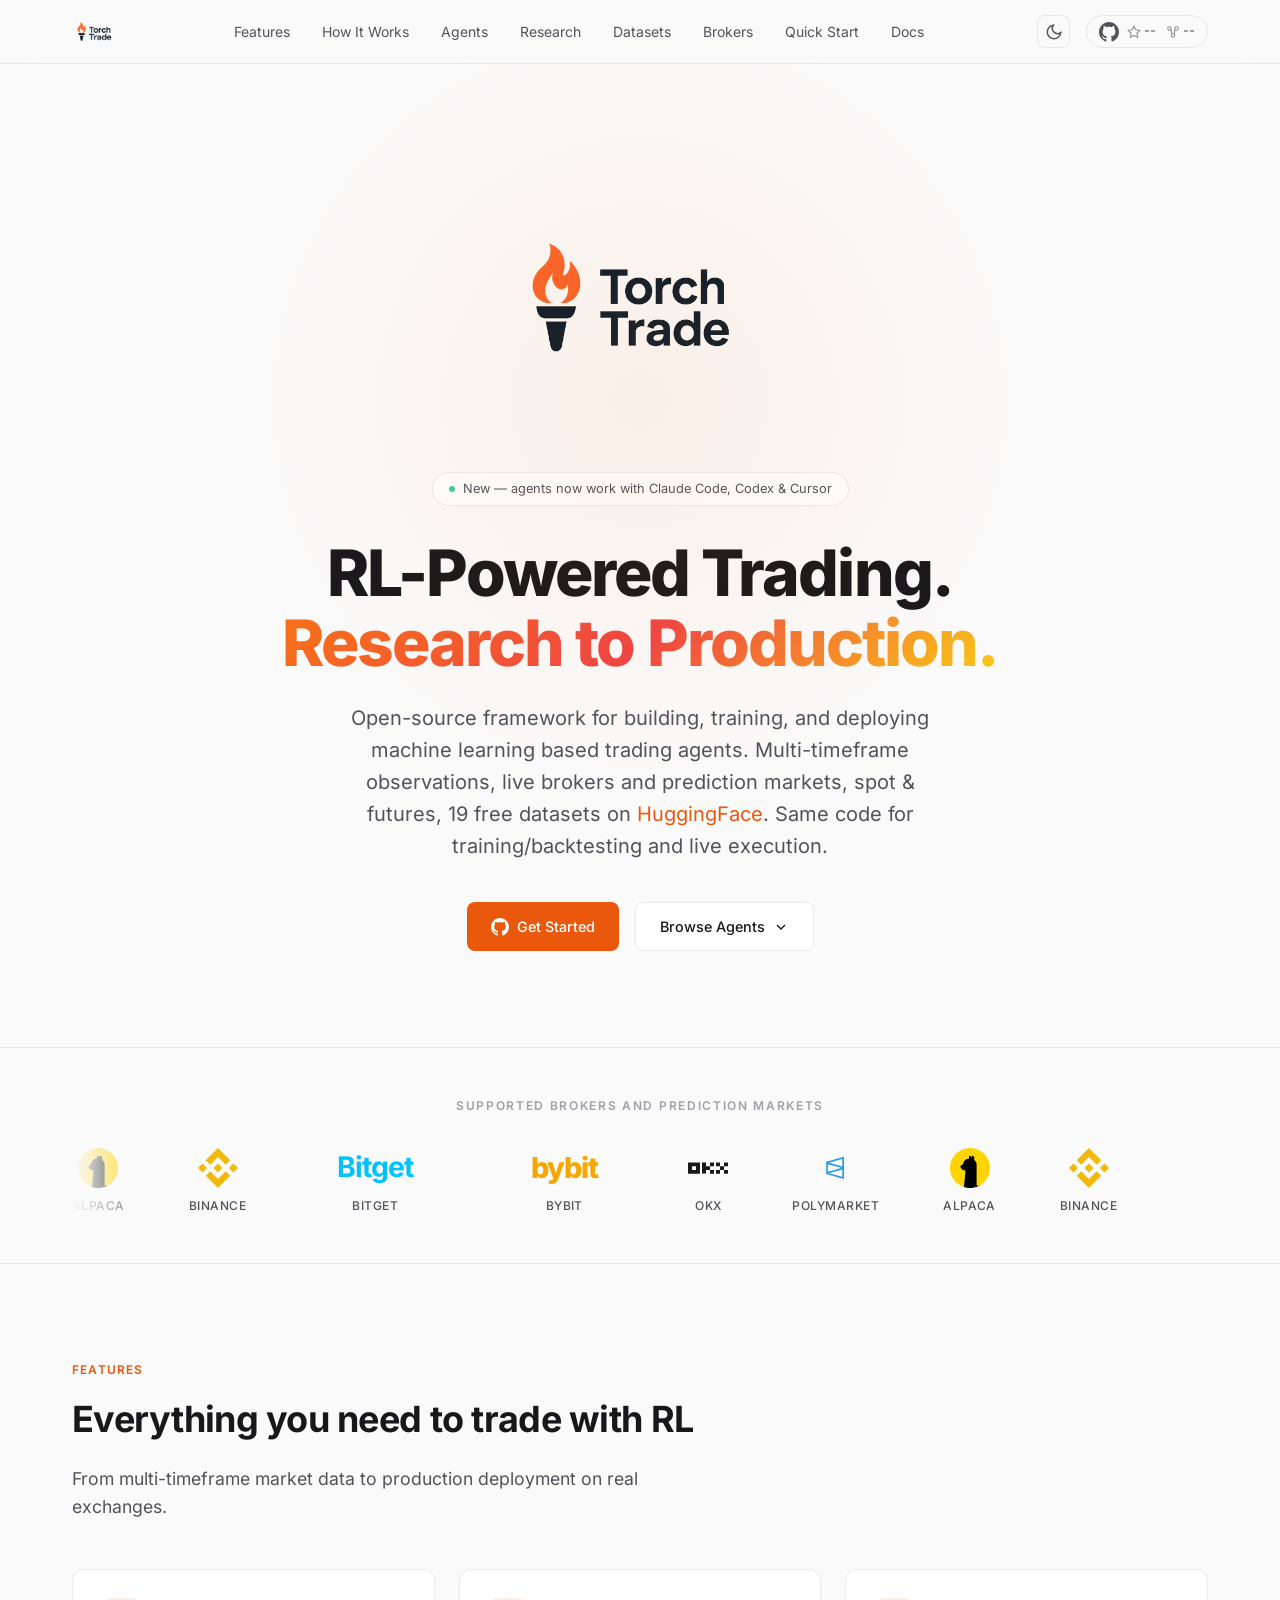
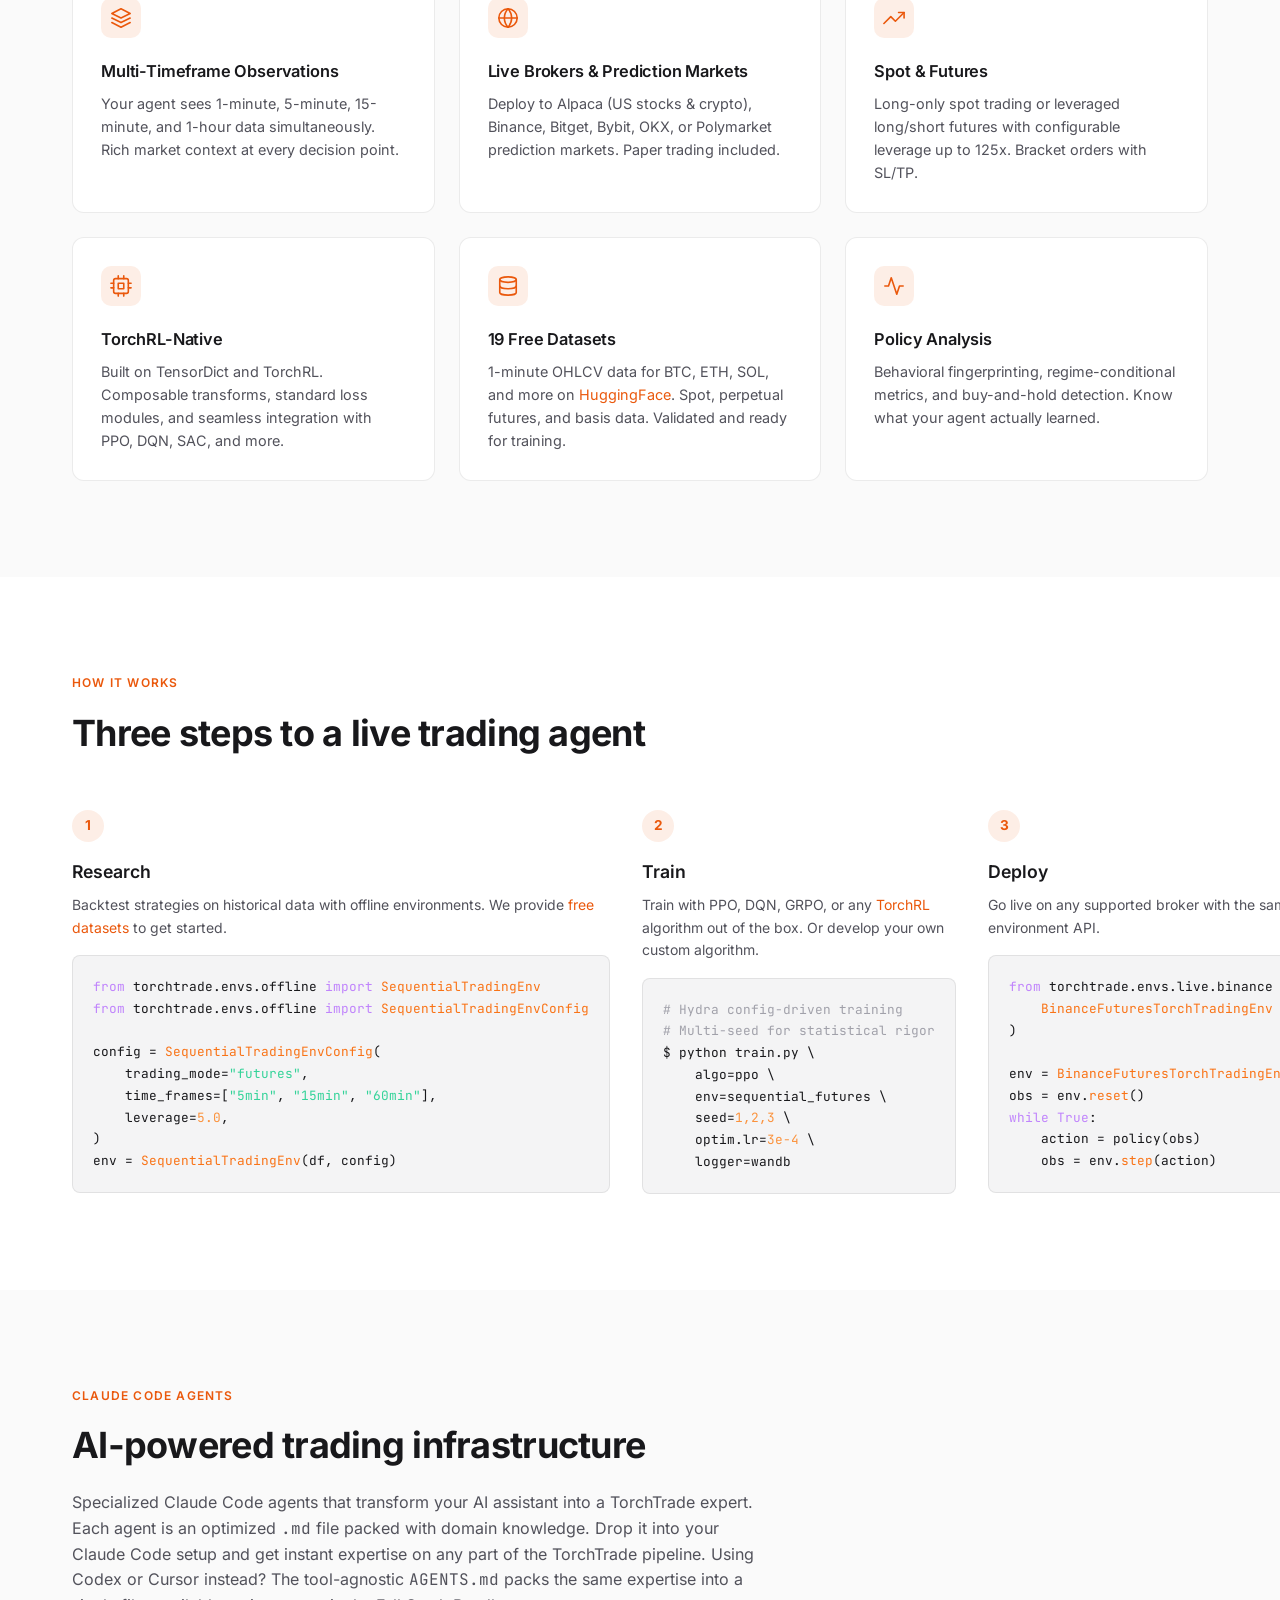
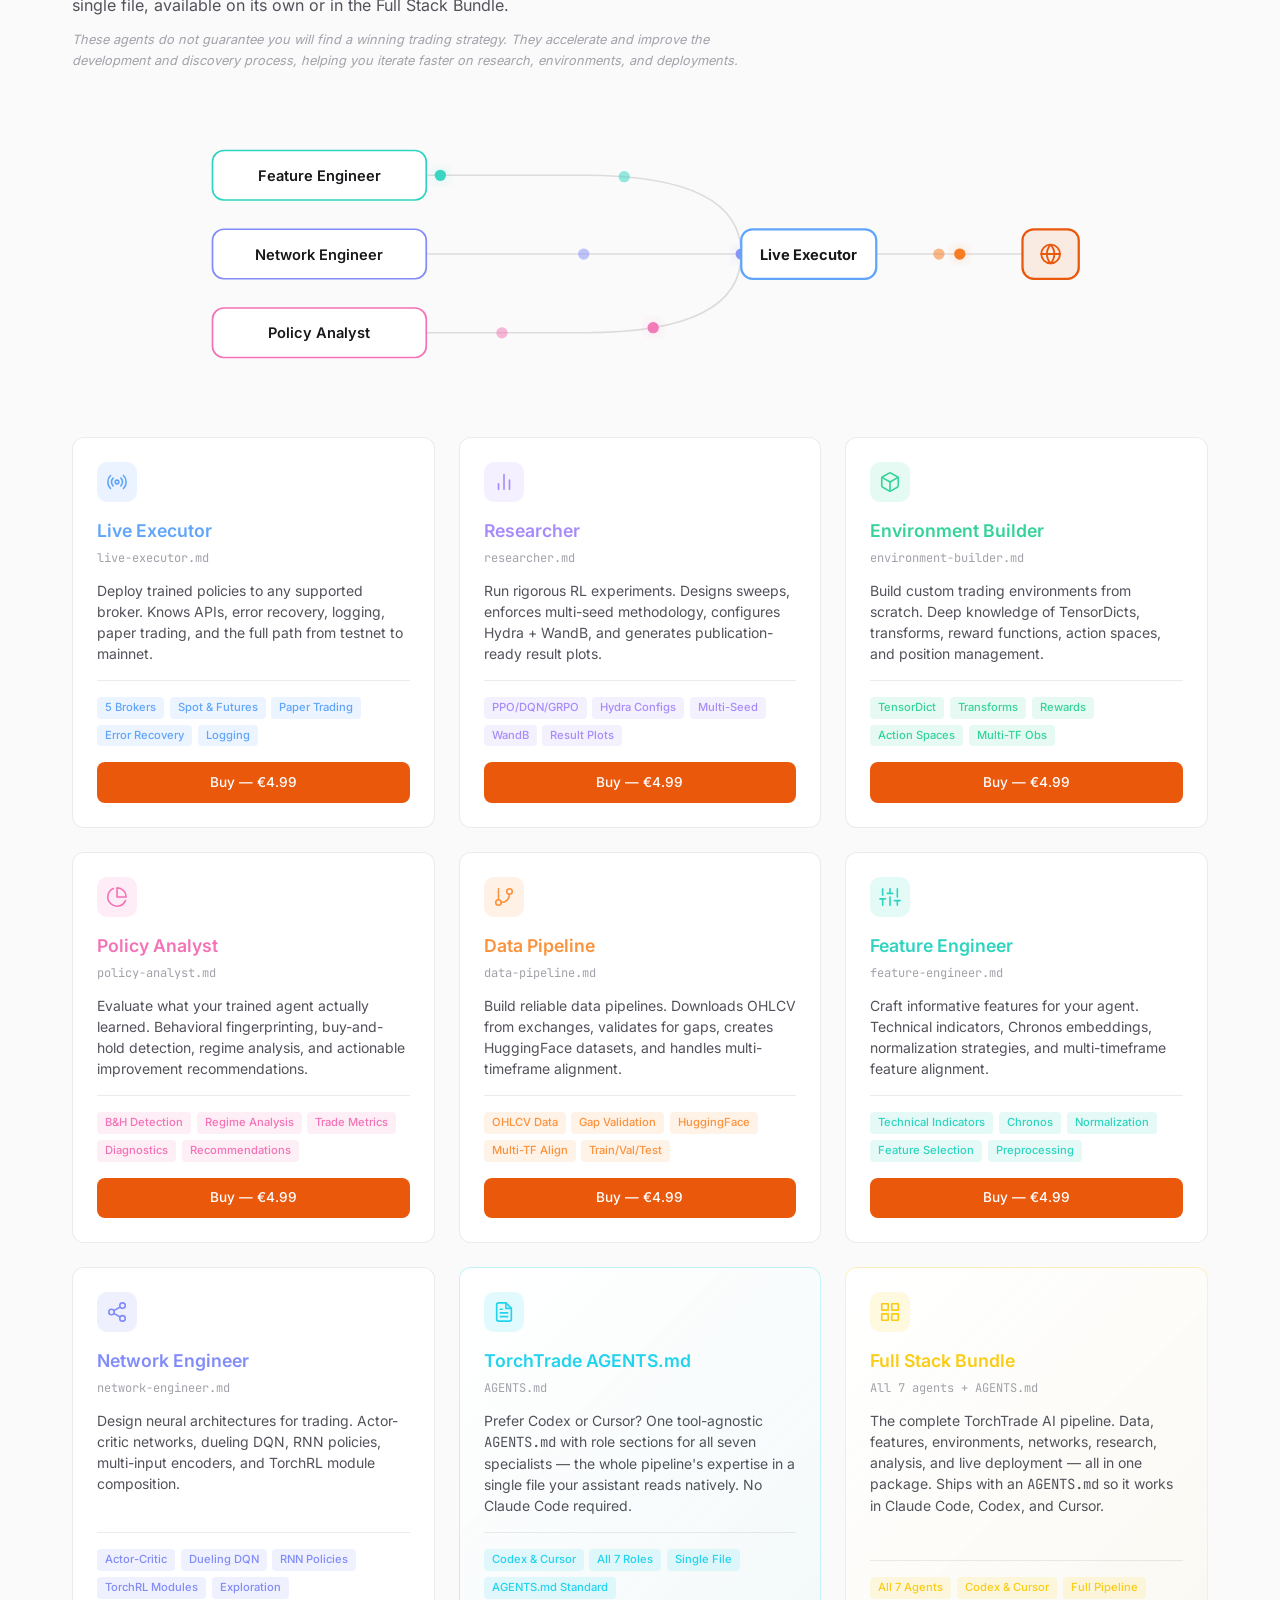
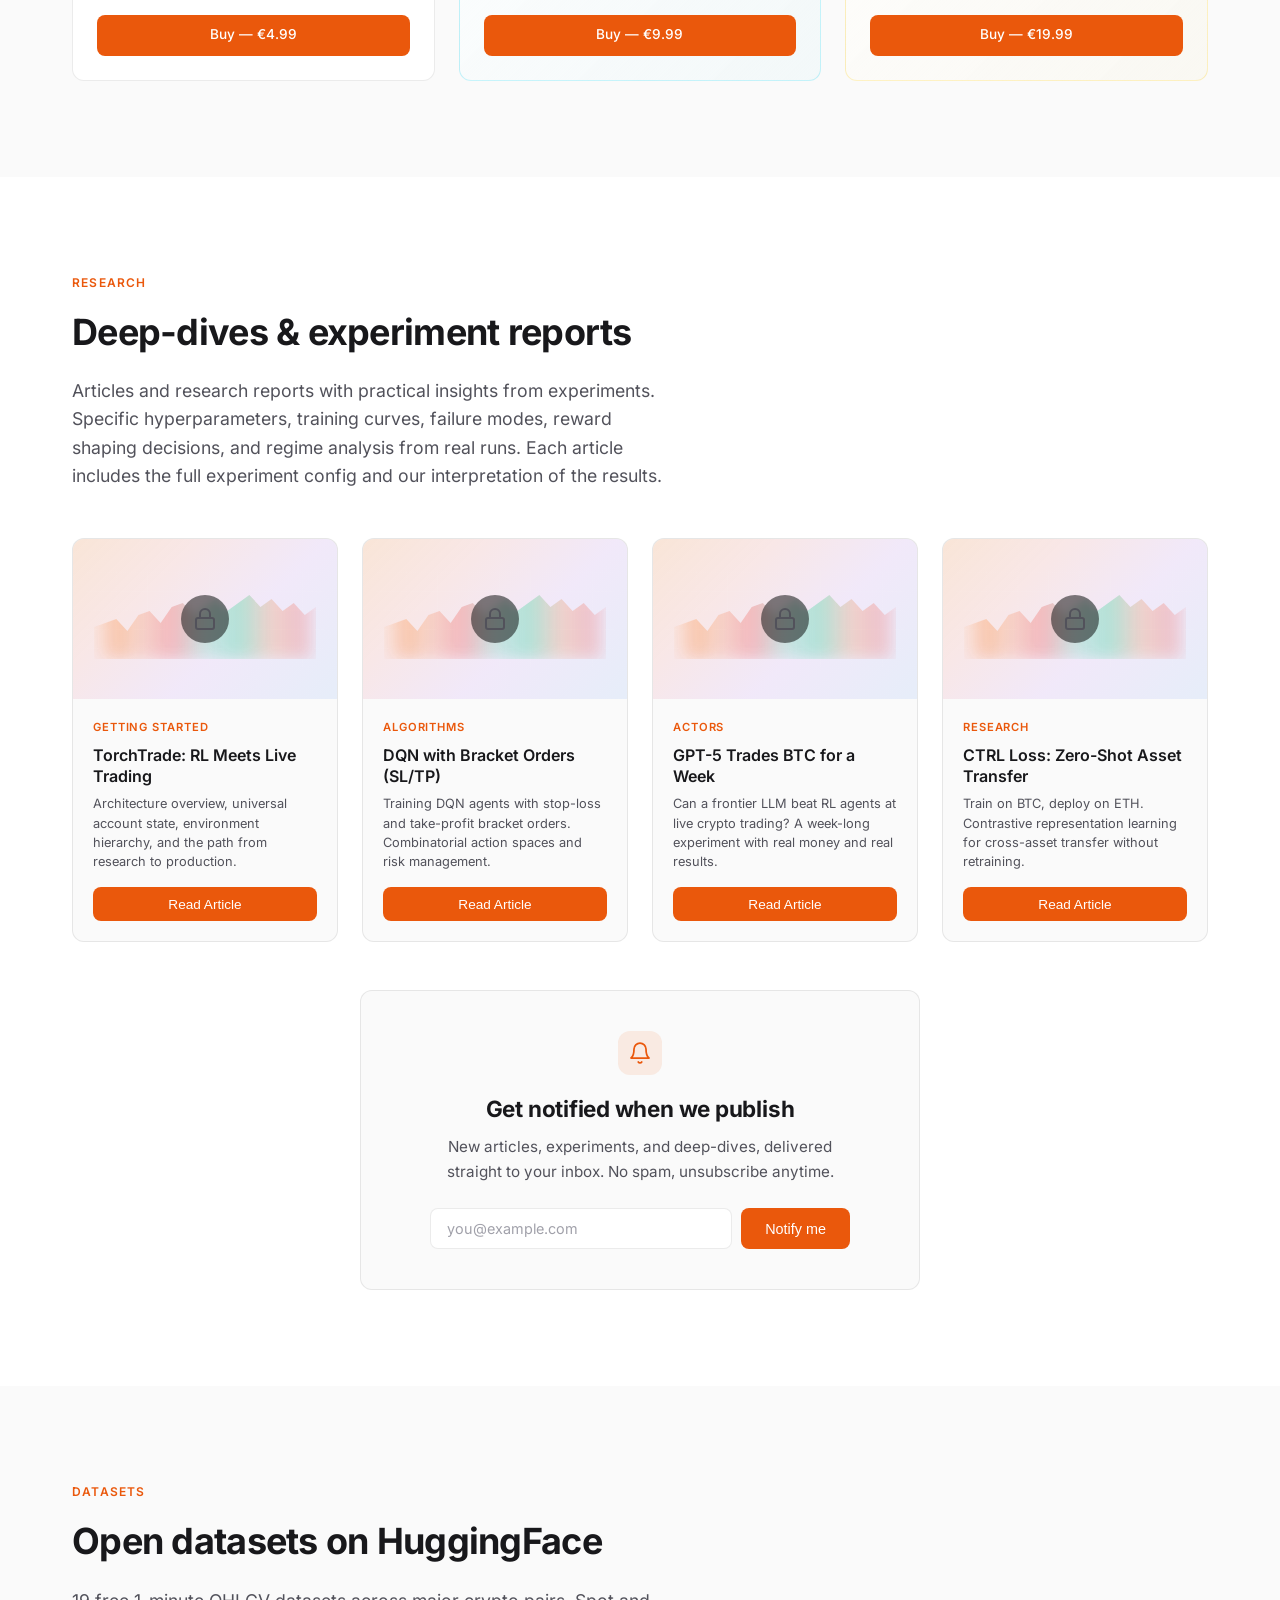
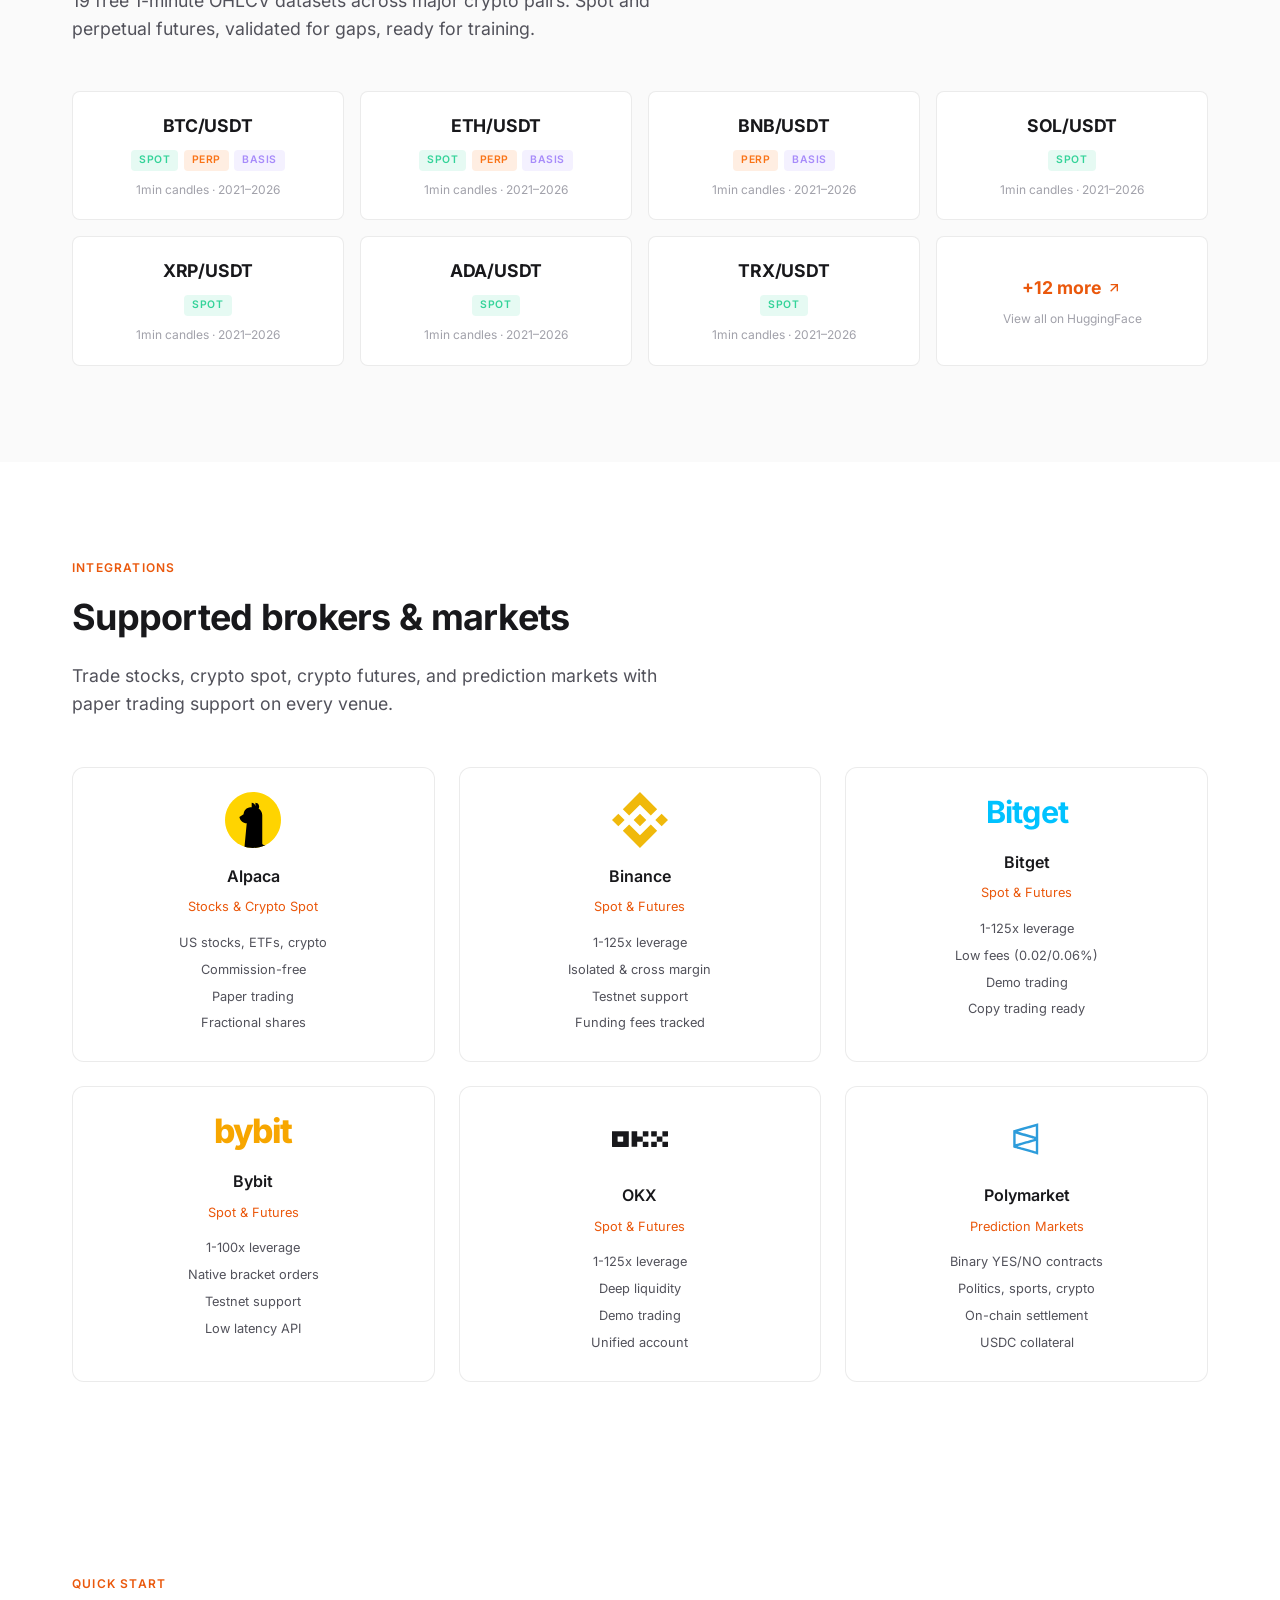
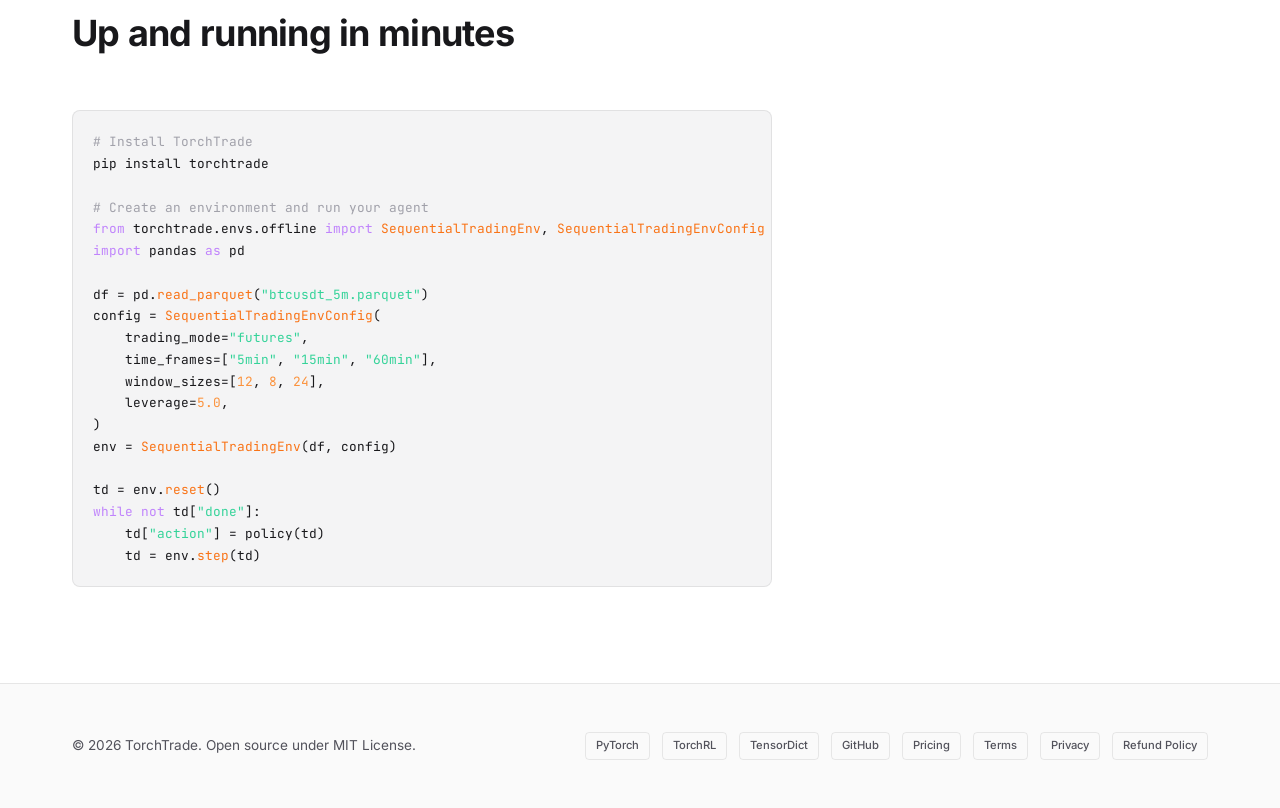
<file: index.html>
<!DOCTYPE html>
<html lang="en">
<head>
  <meta charset="UTF-8">
  <meta name="viewport" content="width=device-width, initial-scale=1.0">
  <title>TorchTrade — RL-Powered Trading. From Research to Production.</title>
  <meta name="description" content="Open-source framework for building, training, and deploying reinforcement learning trading agents. Built on TorchRL & PyTorch.">
  <!-- Open Graph -->
  <meta property="og:title" content="TorchTrade — RL-Powered Trading">
  <meta property="og:description" content="Open-source framework for building, training, and deploying reinforcement learning trading agents. Built on TorchRL & PyTorch.">
  <meta property="og:type" content="website">
  <meta property="og:url" content="https://torchtrade.io">
  <meta name="twitter:card" content="summary_large_image">
  <meta name="twitter:title" content="TorchTrade — RL-Powered Trading">
  <meta name="twitter:description" content="From research to production. Multi-timeframe observations, live brokers and prediction markets, spot & futures.">
  <meta property="og:image" content="https://torchtrade.io/assets/og-image.png">
  <meta property="og:image:width" content="1200">
  <meta property="og:image:height" content="630">
  <meta name="twitter:image" content="https://torchtrade.io/assets/og-image.png">
  <link rel="icon" type="image/png" sizes="32x32" href="assets/favicon-32.png">
  <link rel="apple-touch-icon" href="assets/apple-touch-icon.png">
  <link rel="stylesheet" href="css/style.css">
  <script src="js/main.js"></script>
  <!-- Fade-in animation styles -->
  <style>
    .fade-in { opacity: 0; transform: translateY(20px); transition: opacity 0.6s ease, transform 0.6s ease; }
    .fade-in.visible { opacity: 1; transform: translateY(0); }
  </style>
</head>
<body>

  <!-- ====== Navigation ====== -->
  <nav class="nav">
    <div class="nav-inner">
      <a href="#" class="nav-logo">
        <img src="assets/logo-dark.png" alt="TorchTrade" class="nav-logo-img nav-logo-dark">
        <img src="assets/logo.png" alt="TorchTrade" class="nav-logo-img nav-logo-light">
      </a>
      <ul class="nav-links" id="nav-links">
        <li><a href="#features">Features</a></li>
        <li><a href="#how-it-works">How It Works</a></li>
        <li><a href="#agents">Agents</a></li>
        <li><a href="#research">Research</a></li>
        <li><a href="#datasets">Datasets</a></li>
        <li><a href="#brokers">Brokers</a></li>
        <li><a href="#quickstart">Quick Start</a></li>
        <li><a href="https://torchtrade.github.io/torchtrade/" target="_blank" rel="noopener">Docs</a></li>
      </ul>
      <div class="nav-actions">
        <button class="theme-toggle" id="theme-toggle" aria-label="Toggle theme"></button>
        <a href="https://github.com/TorchTrade/torchtrade" class="github-nav" target="_blank" rel="noopener">
          <svg width="20" height="20" viewBox="0 0 24 24" fill="currentColor"><path d="M12 0c-6.626 0-12 5.373-12 12 0 5.302 3.438 9.8 8.207 11.387.599.111.793-.261.793-.577v-2.234c-3.338.726-4.033-1.416-4.033-1.416-.546-1.387-1.333-1.756-1.333-1.756-1.089-.745.083-.729.083-.729 1.205.084 1.839 1.237 1.839 1.237 1.07 1.834 2.807 1.304 3.492.997.107-.775.418-1.305.762-1.604-2.665-.305-5.467-1.334-5.467-5.931 0-1.311.469-2.381 1.236-3.221-.124-.303-.535-1.524.117-3.176 0 0 1.008-.322 3.301 1.23.957-.266 1.983-.399 3.003-.404 1.02.005 2.047.138 3.006.404 2.291-1.552 3.297-1.23 3.297-1.23.653 1.653.242 2.874.118 3.176.77.84 1.235 1.911 1.235 3.221 0 4.609-2.807 5.624-5.479 5.921.43.372.823 1.102.823 2.222v3.293c0 .319.192.694.801.576 4.765-1.589 8.199-6.086 8.199-11.386 0-6.627-5.373-12-12-12z"/></svg>
          <span class="github-nav-stats">
            <span class="github-nav-stat"><svg width="14" height="14" viewBox="0 0 24 24" fill="none" stroke="currentColor" stroke-width="2"><polygon points="12 2 15.09 8.26 22 9.27 17 14.14 18.18 21.02 12 17.77 5.82 21.02 7 14.14 2 9.27 8.91 8.26 12 2"/></svg> <span id="star-count">--</span></span>
            <span class="github-nav-stat"><svg width="14" height="14" viewBox="0 0 24 24" fill="none" stroke="currentColor" stroke-width="2"><circle cx="12" cy="18" r="3"/><circle cx="6" cy="6" r="3"/><circle cx="18" cy="6" r="3"/><line x1="8.59" y1="7.76" x2="10.34" y2="15.54"/><line x1="15.41" y1="7.76" x2="13.66" y2="15.54"/></svg> <span id="fork-count">--</span></span>
          </span>
        </a>
        <button class="nav-mobile-toggle" id="nav-mobile-toggle" aria-label="Menu">
          <svg width="24" height="24" viewBox="0 0 24 24" fill="none" stroke="currentColor" stroke-width="2"><line x1="3" y1="6" x2="21" y2="6"/><line x1="3" y1="12" x2="21" y2="12"/><line x1="3" y1="18" x2="21" y2="18"/></svg>
        </button>
      </div>
    </div>
  </nav>

  <!-- ====== Hero ====== -->
  <section class="hero">
    <div class="container">
      <img src="assets/logo-dark.png" alt="TorchTrade" class="hero-logo hero-logo-dark">
      <img src="assets/logo.png" alt="TorchTrade" class="hero-logo hero-logo-light">
      <a href="#agents" class="hero-badge" style="text-decoration: none;"><span class="dot"></span> New — agents now work with Claude Code, Codex &amp; Cursor</a>
      <h1>RL-Powered Trading.<br><span class="gradient">Research to Production.</span></h1>
      <p class="hero-subtitle">
        Open-source framework for building, training, and deploying machine learning based trading agents. Multi-timeframe observations, live brokers and prediction markets, spot &amp; futures, 19 free datasets on <a href="https://huggingface.co/Torch-Trade" target="_blank" rel="noopener">HuggingFace</a>. Same code for training/backtesting and live execution.
      </p>
      <div class="hero-ctas">
        <a href="https://github.com/TorchTrade/torchtrade" class="btn btn-primary" target="_blank" rel="noopener">
          <svg width="18" height="18" viewBox="0 0 24 24" fill="currentColor"><path d="M12 0c-6.626 0-12 5.373-12 12 0 5.302 3.438 9.8 8.207 11.387.599.111.793-.261.793-.577v-2.234c-3.338.726-4.033-1.416-4.033-1.416-.546-1.387-1.333-1.756-1.333-1.756-1.089-.745.083-.729.083-.729 1.205.084 1.839 1.237 1.839 1.237 1.07 1.834 2.807 1.304 3.492.997.107-.775.418-1.305.762-1.604-2.665-.305-5.467-1.334-5.467-5.931 0-1.311.469-2.381 1.236-3.221-.124-.303-.535-1.524.117-3.176 0 0 1.008-.322 3.301 1.23.957-.266 1.983-.399 3.003-.404 1.02.005 2.047.138 3.006.404 2.291-1.552 3.297-1.23 3.297-1.23.653 1.653.242 2.874.118 3.176.77.84 1.235 1.911 1.235 3.221 0 4.609-2.807 5.624-5.479 5.921.43.372.823 1.102.823 2.222v3.293c0 .319.192.694.801.576 4.765-1.589 8.199-6.086 8.199-11.386 0-6.627-5.373-12-12-12z"/></svg>
          Get Started
        </a>
        <a href="#agents" class="btn btn-secondary">
          Browse Agents
          <svg width="16" height="16" viewBox="0 0 24 24" fill="none" stroke="currentColor" stroke-width="2"><path d="M6 9l6 6 6-6"/></svg>
        </a>
      </div>
    </div>
  </section>

  <!-- ====== Brokers Strip (auto-scrolling logos, brand colors) ====== -->
  <section class="brokers-strip">
    <div class="container">
      <p class="brokers-strip-heading">Supported brokers and prediction markets</p>

      <!-- Hidden SVG <symbol> defs — referenced by all marquee items via <use> -->
      <svg width="0" height="0" style="position:absolute" aria-hidden="true" focusable="false">
        <symbol id="brand-alpaca" viewBox="0 0 378 378"><path d="M189 378C293.382 378 378 293.382 378 189C378 84.6182 293.382 0 189 0C84.6182 0 0 84.6182 0 189C0 293.382 84.6182 378 189 378Z" fill="currentColor"/><mask id="mask0_204_7018" style="mask-type:alpha" maskUnits="userSpaceOnUse" x="0" y="0" width="379" height="378"><path d="M189 378C293.382 378 378 293.382 378 189C378 84.6182 293.382 0 189 0C84.6185 0 0.000366211 84.6182 0.000366211 189C0.000366211 293.382 84.6185 378 189 378Z" fill="#ffffff"/></mask><g mask="url(#mask0_204_7018)"><path d="M261.969 357.639C259.185 357.639 256.514 356.533 254.545 354.564C252.576 352.595 251.469 349.924 251.469 347.139V157.089C251.473 148.025 249.216 139.103 244.904 131.13C240.592 123.158 234.361 116.386 226.773 111.427C229.107 107.607 230.381 103.234 230.465 98.7584C230.548 94.2827 229.437 89.8656 227.247 85.9613C225.058 82.057 221.867 78.8066 218.004 76.5443C214.142 74.282 209.746 73.0894 205.269 73.0894V94.0894H204.917C203.924 88.2174 200.884 82.8867 196.336 79.0426C191.787 75.1985 186.025 73.0894 180.069 73.0894V102.489H171.669V102.54C159.235 103.079 147.489 108.398 138.881 117.388C130.273 126.377 125.469 138.343 125.469 150.789C125.469 150.865 125.469 150.941 125.469 151.016L97.2202 169.278C99.1196 181.11 105.173 191.878 114.294 199.65C123.415 207.423 133.327 211.691 145.31 211.689C145.772 211.689 146.217 211.689 146.671 211.689L129.669 390.609L250.419 399.009L256.719 383.259L377.411 379.059V357.639H261.969Z" fill="#000"/><path d="M152.247 159.714C152.25 158.184 152.858 156.717 153.94 155.635C155.022 154.553 156.488 153.944 158.018 153.942H174.818C174.818 157.006 173.602 159.944 171.435 162.111C169.269 164.277 166.332 165.494 163.268 165.494H151.718L152.247 159.714Z" fill="#000"/></g></symbol>
        <symbol id="brand-binance" viewBox="0 0 24 24"><path fill="currentColor" d="M16.624 13.9202l2.7175 2.7154-7.353 7.353-7.353-7.352 2.7175-2.7164 4.6355 4.6595 4.6356-4.6595zm4.6366-4.6366L24 12l-2.7154 2.7164L18.5682 12l2.6924-2.7164zm-9.272.001l2.7163 2.6914-2.7164 2.7174v-.001L9.2721 12l2.7164-2.7154zm-9.2722-.001L5.4088 12l-2.6914 2.6924L0 12l2.7164-2.7164zM11.9885.0115l7.353 7.329-2.7174 2.7154-4.6356-4.6356-4.6355 4.6595-2.7174-2.7154 7.353-7.353z"/></symbol>
        <symbol id="brand-bitget" viewBox="0 0 220 60"><text x="110" y="46" font-family="Inter, -apple-system, BlinkMacSystemFont, 'Segoe UI', sans-serif" font-size="48" font-weight="700" fill="currentColor" text-anchor="middle" letter-spacing="-1.5">Bitget</text></symbol>
        <symbol id="brand-bybit" viewBox="0 0 200 60"><text x="100" y="46" font-family="Inter, -apple-system, BlinkMacSystemFont, 'Segoe UI', sans-serif" font-size="48" font-weight="800" fill="currentColor" text-anchor="middle" letter-spacing="-2">bybit</text></symbol>
        <symbol id="brand-okx" viewBox="0 0 24 24"><path fill="currentColor" d="M 7.15 8.685 C 7.18 8.705 7.2 8.745 7.2 8.785 L 7.2 15.225 C 7.2 15.265 7.18 15.305 7.15 15.325 C 7.121 15.355 7.082 15.372 7.04 15.375 L 0.16 15.375 C 0.118 15.372 0.079 15.355 0.05 15.325 C 0.02 15.3 0.002 15.264 0 15.225 L 0 8.785 C 0 8.745 0.02 8.705 0.05 8.685 C 0.079 8.655 0.118 8.638 0.16 8.635 L 7.04 8.635 C 7.08 8.635 7.12 8.655 7.15 8.685 Z M 4.8 11.035 C 4.798 10.996 4.78 10.96 4.75 10.935 C 4.721 10.905 4.682 10.887 4.64 10.885 L 2.56 10.885 C 2.52 10.885 2.481 10.899 2.45 10.925 C 2.42 10.95 2.402 10.986 2.4 11.025 L 2.4 12.975 C 2.4 13.015 2.42 13.055 2.45 13.075 C 2.48 13.115 2.52 13.125 2.56 13.125 L 4.64 13.125 C 4.68 13.125 4.72 13.115 4.75 13.085 C 4.78 13.06 4.798 13.024 4.8 12.985 L 4.8 11.035 Z M 21.6 11.035 L 21.6 12.975 C 21.6 13.065 21.53 13.125 21.44 13.125 L 19.36 13.125 C 19.27 13.125 19.2 13.065 19.2 12.975 L 19.2 11.035 C 19.2 10.955 19.27 10.885 19.36 10.885 L 21.44 10.885 C 21.53 10.885 21.6 10.945 21.6 11.035 Z M 19.2 8.785 L 19.2 10.735 C 19.2 10.815 19.13 10.885 19.04 10.885 L 16.96 10.885 C 16.87 10.885 16.8 10.815 16.8 10.735 L 16.8 8.785 C 16.8 8.705 16.87 8.635 16.96 8.635 L 19.04 8.635 C 19.13 8.635 19.2 8.705 19.2 8.785 Z M 24 8.785 L 24 10.735 C 24 10.815 23.93 10.885 23.84 10.885 L 21.76 10.885 C 21.67 10.885 21.6 10.815 21.6 10.735 L 21.6 8.785 C 21.6 8.705 21.67 8.635 21.76 8.635 L 23.84 8.635 C 23.93 8.635 24 8.705 24 8.785 Z M 19.2 13.285 L 19.2 15.225 C 19.2 15.305 19.13 15.375 19.04 15.375 L 16.96 15.375 C 16.87 15.375 16.8 15.305 16.8 15.225 L 16.8 13.275 C 16.8 13.195 16.87 13.125 16.96 13.125 L 19.04 13.125 C 19.13 13.125 19.2 13.195 19.2 13.275 L 19.2 13.285 Z M 24 13.285 L 24 15.225 C 24 15.305 23.93 15.375 23.84 15.375 L 21.76 15.375 C 21.67 15.375 21.6 15.305 21.6 15.225 L 21.6 13.275 C 21.6 13.195 21.67 13.125 21.76 13.125 L 23.84 13.125 C 23.93 13.125 24 13.195 24 13.275 L 24 13.285 Z M 15.6 8.785 L 15.6 10.735 C 15.6 10.815 15.53 10.885 15.44 10.885 L 13.36 10.885 C 13.27 10.885 13.2 10.815 13.2 10.735 L 13.2 8.785 C 13.2 8.705 13.27 8.635 13.36 8.635 L 15.44 8.635 C 15.53 8.635 15.6 8.705 15.6 8.785 Z M 15.6 13.285 L 15.6 15.225 C 15.6 15.305 15.53 15.375 15.44 15.375 L 13.36 15.375 C 13.27 15.375 13.2 15.305 13.2 15.225 L 13.2 13.275 C 13.2 13.195 13.27 13.125 13.36 13.125 L 15.44 13.125 C 15.53 13.125 15.6 13.195 15.6 13.275 L 15.6 13.285 Z M 13.2 12.985 C 13.195 13.069 13.125 13.135 13.04 13.135 L 10.8 13.135 L 10.8 15.215 C 10.8 15.255 10.78 15.295 10.75 15.325 C 10.719 15.351 10.68 15.365 10.64 15.365 L 8.56 15.365 C 8.516 15.368 8.473 15.353 8.44 15.325 C 8.414 15.298 8.399 15.262 8.4 15.225 L 8.4 8.775 C 8.4 8.735 8.41 8.695 8.44 8.675 C 8.472 8.643 8.515 8.625 8.56 8.625 L 10.64 8.625 C 10.68 8.625 10.72 8.645 10.75 8.675 C 10.78 8.695 10.8 8.735 10.8 8.775 L 10.8 10.875 L 13.04 10.875 C 13.08 10.875 13.12 10.885 13.15 10.915 C 13.18 10.945 13.2 10.985 13.2 11.015 L 13.2 12.965 L 13.2 12.985 Z"/></symbol>
        <symbol id="brand-polymarket" viewBox="0 0 2184 2184"><g transform="translate(0,2184) scale(0.1,-0.1)" fill="currentColor" stroke="none"><path d="M10445 15709 c-2667 -764 -4860 -1391 -4872 -1394 l-23 -5 0 -3345 0 -3344 23 -7 c79 -25 9722 -2782 9724 -2780 2 1 2 2761 1 6133 l-3 6129 -4850 -1387z m3915 -1910 c0 -1939 -1 -2041 -17 -2037 -160 43 -7100 2032 -7105 2037 -7 6 7068 2037 7105 2040 16 1 17 -102 17 -2040z m-4263 -1806 c1976 -565 3591 -1028 3590 -1029 -4 -4 -7141 -2045 -7169 -2051 l-28 -5 0 2056 c0 1131 3 2056 8 2056 4 0 1623 -462 3599 -1027z m4263 -3864 l0 -2041 -27 5 c-16 3 -1617 460 -3560 1016 -1942 556 -3535 1011 -3539 1011 -4 0 -4 3 0 7 5 6 7095 2040 7119 2042 4 1 7 -918 7 -2040z"/></g></symbol>
      </svg>

      <div class="brokers-marquee brokers-marquee--color" aria-label="Supported brokers">
        <div class="brokers-marquee-track">
          <!-- Set 1 -->
          <div class="broker-logo-item" data-broker="alpaca" role="img" aria-label="Alpaca"><svg class="broker-logo-mark" style="--logo-w: 40px" viewBox="0 0 378 378"><use href="#brand-alpaca"/></svg><span>Alpaca</span></div>
          <div class="broker-logo-item" data-broker="binance" role="img" aria-label="Binance"><svg class="broker-logo-mark" style="--logo-w: 40px" viewBox="0 0 24 24"><use href="#brand-binance"/></svg><span>Binance</span></div>
          <div class="broker-logo-item" data-broker="bitget" role="img" aria-label="Bitget"><svg class="broker-logo-mark" style="--logo-w: 130px" viewBox="0 0 220 60"><use href="#brand-bitget"/></svg><span>Bitget</span></div>
          <div class="broker-logo-item" data-broker="bybit" role="img" aria-label="Bybit"><svg class="broker-logo-mark" style="--logo-w: 120px" viewBox="0 0 200 60"><use href="#brand-bybit"/></svg><span>Bybit</span></div>
          <div class="broker-logo-item" data-broker="okx" role="img" aria-label="OKX"><svg class="broker-logo-mark" style="--logo-w: 40px" viewBox="0 0 24 24"><use href="#brand-okx"/></svg><span>OKX</span></div>
          <div class="broker-logo-item" data-broker="polymarket" role="img" aria-label="Polymarket"><svg class="broker-logo-mark" style="--logo-w: 40px" viewBox="0 0 2184 2184"><use href="#brand-polymarket"/></svg><span>Polymarket</span></div>
          <!-- Set 2 (duplicate for seamless loop) -->
          <div class="broker-logo-item" data-broker="alpaca" aria-hidden="true"><svg class="broker-logo-mark" style="--logo-w: 40px" viewBox="0 0 378 378"><use href="#brand-alpaca"/></svg><span>Alpaca</span></div>
          <div class="broker-logo-item" data-broker="binance" aria-hidden="true"><svg class="broker-logo-mark" style="--logo-w: 40px" viewBox="0 0 24 24"><use href="#brand-binance"/></svg><span>Binance</span></div>
          <div class="broker-logo-item" data-broker="bitget" aria-hidden="true"><svg class="broker-logo-mark" style="--logo-w: 130px" viewBox="0 0 220 60"><use href="#brand-bitget"/></svg><span>Bitget</span></div>
          <div class="broker-logo-item" data-broker="bybit" aria-hidden="true"><svg class="broker-logo-mark" style="--logo-w: 120px" viewBox="0 0 200 60"><use href="#brand-bybit"/></svg><span>Bybit</span></div>
          <div class="broker-logo-item" data-broker="okx" aria-hidden="true"><svg class="broker-logo-mark" style="--logo-w: 40px" viewBox="0 0 24 24"><use href="#brand-okx"/></svg><span>OKX</span></div>
          <div class="broker-logo-item" data-broker="polymarket" aria-hidden="true"><svg class="broker-logo-mark" style="--logo-w: 40px" viewBox="0 0 2184 2184"><use href="#brand-polymarket"/></svg><span>Polymarket</span></div>
        </div>
      </div>
    </div>
  </section>

  <!-- ====== Features ====== -->
  <section class="section" id="features">
    <div class="container">
      <div class="fade-in">
        <div class="section-label">Features</div>
        <h2 class="section-title">Everything you need to trade with RL</h2>
        <p class="section-subtitle">From multi-timeframe market data to production deployment on real exchanges.</p>
      </div>
      <div class="features-grid fade-in">
        <div class="feature-card">
          <div class="feature-icon"><svg width="22" height="22" viewBox="0 0 24 24" fill="none" stroke="currentColor" stroke-width="1.75" stroke-linecap="round" stroke-linejoin="round"><polygon points="12 2 2 7 12 12 22 7 12 2"/><polyline points="2 17 12 22 22 17"/><polyline points="2 12 12 17 22 12"/></svg></div>
          <h3>Multi-Timeframe Observations</h3>
          <p>Your agent sees 1-minute, 5-minute, 15-minute, and 1-hour data simultaneously. Rich market context at every decision point.</p>
        </div>
        <div class="feature-card">
          <div class="feature-icon"><svg width="22" height="22" viewBox="0 0 24 24" fill="none" stroke="currentColor" stroke-width="1.75" stroke-linecap="round" stroke-linejoin="round"><circle cx="12" cy="12" r="10"/><line x1="2" y1="12" x2="22" y2="12"/><path d="M12 2a15.3 15.3 0 0 1 4 10 15.3 15.3 0 0 1-4 10 15.3 15.3 0 0 1-4-10 15.3 15.3 0 0 1 4-10z"/></svg></div>
          <h3>Live Brokers &amp; Prediction Markets</h3>
          <p>Deploy to Alpaca (US stocks &amp; crypto), Binance, Bitget, Bybit, OKX, or Polymarket prediction markets. Paper trading included.</p>
        </div>
        <div class="feature-card">
          <div class="feature-icon"><svg width="22" height="22" viewBox="0 0 24 24" fill="none" stroke="currentColor" stroke-width="1.75" stroke-linecap="round" stroke-linejoin="round"><polyline points="23 6 13.5 15.5 8.5 10.5 1 18"/><polyline points="17 6 23 6 23 12"/></svg></div>
          <h3>Spot &amp; Futures</h3>
          <p>Long-only spot trading or leveraged long/short futures with configurable leverage up to 125x. Bracket orders with SL/TP.</p>
        </div>
        <div class="feature-card">
          <div class="feature-icon"><svg width="22" height="22" viewBox="0 0 24 24" fill="none" stroke="currentColor" stroke-width="1.75" stroke-linecap="round" stroke-linejoin="round"><rect x="4" y="4" width="16" height="16" rx="2" ry="2"/><rect x="9" y="9" width="6" height="6"/><line x1="9" y1="1" x2="9" y2="4"/><line x1="15" y1="1" x2="15" y2="4"/><line x1="9" y1="20" x2="9" y2="23"/><line x1="15" y1="20" x2="15" y2="23"/><line x1="20" y1="9" x2="23" y2="9"/><line x1="20" y1="14" x2="23" y2="14"/><line x1="1" y1="9" x2="4" y2="9"/><line x1="1" y1="14" x2="4" y2="14"/></svg></div>
          <h3>TorchRL-Native</h3>
          <p>Built on TensorDict and TorchRL. Composable transforms, standard loss modules, and seamless integration with PPO, DQN, SAC, and more.</p>
        </div>
        <div class="feature-card">
          <div class="feature-icon"><svg width="22" height="22" viewBox="0 0 24 24" fill="none" stroke="currentColor" stroke-width="1.75" stroke-linecap="round" stroke-linejoin="round"><ellipse cx="12" cy="5" rx="9" ry="3"/><path d="M21 12c0 1.66-4 3-9 3s-9-1.34-9-3"/><path d="M3 5v14c0 1.66 4 3 9 3s9-1.34 9-3V5"/></svg></div>
          <h3>19 Free Datasets</h3>
          <p>1-minute OHLCV data for BTC, ETH, SOL, and more on <a href="https://huggingface.co/Torch-Trade" target="_blank" rel="noopener">HuggingFace</a>. Spot, perpetual futures, and basis data. Validated and ready for training.</p>
        </div>
        <div class="feature-card">
          <div class="feature-icon"><svg width="22" height="22" viewBox="0 0 24 24" fill="none" stroke="currentColor" stroke-width="1.75" stroke-linecap="round" stroke-linejoin="round"><polyline points="22 12 18 12 15 21 9 3 6 12 2 12"/></svg></div>
          <h3>Policy Analysis</h3>
          <p>Behavioral fingerprinting, regime-conditional metrics, and buy-and-hold detection. Know what your agent actually learned.</p>
        </div>
      </div>
    </div>
  </section>

  <!-- ====== How It Works ====== -->
  <section class="section" id="how-it-works" style="background: var(--bg-surface);">
    <div class="container">
      <div class="fade-in">
        <div class="section-label">How It Works</div>
        <h2 class="section-title">Three steps to a live trading agent</h2>
      </div>
      <div class="steps fade-in">
        <!-- Step 1: Research -->
        <div class="step">
          <div class="step-number">1</div>
          <h3>Research</h3>
          <p>Backtest strategies on historical data with offline environments. We provide <a href="https://huggingface.co/Torch-Trade" target="_blank" rel="noopener">free datasets</a> to get started.</p>
          <div class="code-block">
<code><span class="keyword">from</span> torchtrade.envs.offline <span class="keyword">import</span> <span class="function">SequentialTradingEnv</span>
<span class="keyword">from</span> torchtrade.envs.offline <span class="keyword">import</span> <span class="function">SequentialTradingEnvConfig</span>

config = <span class="function">SequentialTradingEnvConfig</span>(
    trading_mode=<span class="string">"futures"</span>,
    time_frames=[<span class="string">"5min"</span>, <span class="string">"15min"</span>, <span class="string">"60min"</span>],
    leverage=<span class="number">5.0</span>,
)
env = <span class="function">SequentialTradingEnv</span>(df, config)</code>
          </div>
        </div>
        <!-- Step 2: Train -->
        <div class="step">
          <div class="step-number">2</div>
          <h3>Train</h3>
          <p>Train with PPO, DQN, GRPO, or any <a href="https://github.com/pytorch/rl" target="_blank" rel="noopener">TorchRL</a> algorithm out of the box. Or develop your own custom algorithm.</p>
          <div class="code-block">
<code><span class="comment"># Hydra config-driven training</span>
<span class="comment"># Multi-seed for statistical rigor</span>
$ python train.py \
    algo=ppo \
    env=sequential_futures \
    seed=<span class="number">1,2,3</span> \
    optim.lr=<span class="number">3e-4</span> \
    logger=wandb</code>
          </div>
        </div>
        <!-- Step 3: Deploy -->
        <div class="step">
          <div class="step-number">3</div>
          <h3>Deploy</h3>
          <p>Go live on any supported broker with the same environment API.</p>
          <div class="code-block">
<code><span class="keyword">from</span> torchtrade.envs.live.binance <span class="keyword">import</span> (
    <span class="function">BinanceFuturesTorchTradingEnv</span>
)

env = <span class="function">BinanceFuturesTorchTradingEnv</span>(config)
obs = env.<span class="function">reset</span>()
<span class="keyword">while</span> <span class="keyword">True</span>:
    action = policy(obs)
    obs = env.<span class="function">step</span>(action)</code>
          </div>
        </div>
      </div>
    </div>
  </section>

  <!-- ====== Agents Marketplace ====== -->
  <section class="section" id="agents">
    <div class="container">
      <div class="fade-in">
        <div class="section-label">Claude Code Agents</div>
        <h2 class="section-title">AI-powered trading infrastructure</h2>
        <p class="agents-intro">
          Specialized Claude Code agents that transform your AI assistant into a TorchTrade expert. Each agent is an optimized <code>.md</code> file packed with domain knowledge. Drop it into your Claude Code setup and get instant expertise on any part of the TorchTrade pipeline. Using Codex or Cursor instead? The tool-agnostic <code>AGENTS.md</code> packs the same expertise into a single file, available on its own or in the Full Stack Bundle.
        </p>
        <p class="agents-disclaimer">These agents do not guarantee you will find a winning trading strategy. They accelerate and improve the development and discovery process, helping you iterate faster on research, environments, and deployments.</p>
      </div>

      <!-- Agent Network Visualization -->
      <div class="agent-network">
        <svg viewBox="0 0 800 240" class="agent-network-svg" xmlns="http://www.w3.org/2000/svg">

          <!-- Connection paths (visible lines) -->
          <line class="net-line" x1="210" y1="50" x2="350" y2="50" />
          <path class="net-line" fill="none" d="M 350,50 Q 490,50 490,120" />
          <line class="net-line" x1="210" y1="120" x2="490" y2="120" />
          <line class="net-line" x1="210" y1="190" x2="350" y2="190" />
          <path class="net-line" fill="none" d="M 350,190 Q 490,190 490,120" />
          <line class="net-line" x1="610" y1="120" x2="740" y2="120" />

          <!-- Motion paths (invisible, for animateMotion) -->
          <path id="p1" fill="none" d="M 210,50 L 350,50 Q 490,50 490,120" />
          <path id="p2" fill="none" d="M 210,120 L 490,120" />
          <path id="p3" fill="none" d="M 210,190 L 350,190 Q 490,190 490,120" />
          <path id="p4" fill="none" d="M 610,120 L 740,120" />

          <!-- Energy dots -->
          <circle r="5" fill="#2dd4bf" opacity="0.9">
            <animateMotion dur="2.5s" repeatCount="indefinite"><mpath href="#p1" /></animateMotion>
          </circle>
          <circle r="5" fill="#2dd4bf" opacity="0.5">
            <animateMotion dur="2.5s" repeatCount="indefinite" begin="1.2s"><mpath href="#p1" /></animateMotion>
          </circle>

          <circle r="5" fill="#818cf8" opacity="0.9">
            <animateMotion dur="2.2s" repeatCount="indefinite" begin="0.4s"><mpath href="#p2" /></animateMotion>
          </circle>
          <circle r="5" fill="#818cf8" opacity="0.5">
            <animateMotion dur="2.2s" repeatCount="indefinite" begin="1.5s"><mpath href="#p2" /></animateMotion>
          </circle>

          <circle r="5" fill="#f472b6" opacity="0.9">
            <animateMotion dur="2.8s" repeatCount="indefinite" begin="0.8s"><mpath href="#p3" /></animateMotion>
          </circle>
          <circle r="5" fill="#f472b6" opacity="0.5">
            <animateMotion dur="2.8s" repeatCount="indefinite" begin="2.0s"><mpath href="#p3" /></animateMotion>
          </circle>

          <circle r="5" fill="#f97316" opacity="0.9">
            <animateMotion dur="1.4s" repeatCount="indefinite" begin="1.8s"><mpath href="#p4" /></animateMotion>
          </circle>
          <circle r="5" fill="#f97316" opacity="0.5">
            <animateMotion dur="1.4s" repeatCount="indefinite" begin="0.6s"><mpath href="#p4" /></animateMotion>
          </circle>

          <!-- Glow trails -->
          <circle r="5" fill="#2dd4bf" opacity="0.3" filter="url(#glow)">
            <animateMotion dur="2.5s" repeatCount="indefinite"><mpath href="#p1" /></animateMotion>
          </circle>
          <circle r="5" fill="#818cf8" opacity="0.3" filter="url(#glow)">
            <animateMotion dur="2.2s" repeatCount="indefinite" begin="0.4s"><mpath href="#p2" /></animateMotion>
          </circle>
          <circle r="5" fill="#f472b6" opacity="0.3" filter="url(#glow)">
            <animateMotion dur="2.8s" repeatCount="indefinite" begin="0.8s"><mpath href="#p3" /></animateMotion>
          </circle>
          <circle r="5" fill="#f97316" opacity="0.3" filter="url(#glow)">
            <animateMotion dur="1.4s" repeatCount="indefinite" begin="1.8s"><mpath href="#p4" /></animateMotion>
          </circle>

          <!-- Glow filter -->
          <defs>
            <filter id="glow" x="-50%" y="-50%" width="200%" height="200%">
              <feGaussianBlur stdDeviation="6" result="blur" />
              <feMerge><feMergeNode in="blur" /><feMergeNode in="SourceGraphic" /></feMerge>
            </filter>
          </defs>

          <!-- Nodes: Layer 1 (left) -->
          <rect x="20" y="28" width="190" height="44" rx="10" fill="var(--bg-surface)" stroke="#2dd4bf" stroke-width="1.5" />
          <text x="115" y="55" fill="var(--text-primary)" font-size="13" font-weight="600" text-anchor="middle" font-family="Inter, sans-serif">Feature Engineer</text>

          <rect x="20" y="98" width="190" height="44" rx="10" fill="var(--bg-surface)" stroke="#818cf8" stroke-width="1.5" />
          <text x="115" y="125" fill="var(--text-primary)" font-size="13" font-weight="600" text-anchor="middle" font-family="Inter, sans-serif">Network Engineer</text>

          <rect x="20" y="168" width="190" height="44" rx="10" fill="var(--bg-surface)" stroke="#f472b6" stroke-width="1.5" />
          <text x="115" y="195" fill="var(--text-primary)" font-size="13" font-weight="600" text-anchor="middle" font-family="Inter, sans-serif">Policy Analyst</text>

          <!-- Node: Live Executor (center) -->
          <rect x="490" y="98" width="120" height="44" rx="10" fill="var(--bg-surface)" stroke="#60a5fa" stroke-width="2" />
          <text x="550" y="125" fill="var(--text-primary)" font-size="13" font-weight="700" text-anchor="middle" font-family="Inter, sans-serif">Live Executor</text>

          <!-- Node: Broker (right) -->
          <rect x="740" y="98" width="50" height="44" rx="10" fill="var(--accent-dim)" stroke="var(--accent)" stroke-width="2" />
          <g transform="translate(755,110) scale(0.833)" fill="none" stroke="var(--accent)" stroke-width="2" stroke-linecap="round" stroke-linejoin="round"><circle cx="12" cy="12" r="10"/><line x1="2" y1="12" x2="22" y2="12"/><path d="M12 2a15.3 15.3 0 0 1 4 10 15.3 15.3 0 0 1-4 10 15.3 15.3 0 0 1-4-10 15.3 15.3 0 0 1 4-10z"/></g>

        </svg>
      </div>

      <div class="agents-grid fade-in">

        <!-- Live Executor -->
        <div class="agent-card" data-color="blue">
          <div class="agent-icon"><svg width="22" height="22" viewBox="0 0 24 24" fill="none" stroke="currentColor" stroke-width="1.75" stroke-linecap="round" stroke-linejoin="round"><circle cx="12" cy="12" r="2"/><path d="M16.24 7.76a6 6 0 0 1 0 8.49m-8.48-.01a6 6 0 0 1 0-8.49m11.31-2.82a10 10 0 0 1 0 14.14m-14.14 0a10 10 0 0 1 0-14.14"/></svg></div>
          <h3>Live Executor</h3>
          <div class="agent-filename">live-executor.md</div>
          <p>Deploy trained policies to any supported broker. Knows APIs, error recovery, logging, paper trading, and the full path from testnet to mainnet.</p>
          <div class="agent-tags">
            <span class="agent-tag">5 Brokers</span>
            <span class="agent-tag">Spot & Futures</span>
            <span class="agent-tag">Paper Trading</span>
            <span class="agent-tag">Error Recovery</span>
            <span class="agent-tag">Logging</span>
          </div>
          <a href="https://buy.stripe.com/dRm8wQesEfDj1cG7f71ZS08" class="btn btn-buy">Buy — €4.99</a>
        </div>

        <!-- Researcher -->
        <div class="agent-card" data-color="purple">
          <div class="agent-icon"><svg width="22" height="22" viewBox="0 0 24 24" fill="none" stroke="currentColor" stroke-width="1.75" stroke-linecap="round" stroke-linejoin="round"><line x1="18" y1="20" x2="18" y2="10"/><line x1="12" y1="20" x2="12" y2="4"/><line x1="6" y1="20" x2="6" y2="14"/></svg></div>
          <h3>Researcher</h3>
          <div class="agent-filename">researcher.md</div>
          <p>Run rigorous RL experiments. Designs sweeps, enforces multi-seed methodology, configures Hydra + WandB, and generates publication-ready result plots.</p>
          <div class="agent-tags">
            <span class="agent-tag">PPO/DQN/GRPO</span>
            <span class="agent-tag">Hydra Configs</span>
            <span class="agent-tag">Multi-Seed</span>
            <span class="agent-tag">WandB</span>
            <span class="agent-tag">Result Plots</span>
          </div>
          <a href="https://buy.stripe.com/7sY28s3O0ezff3w9nf1ZS06" class="btn btn-buy">Buy — €4.99</a>
        </div>

        <!-- Environment Builder -->
        <div class="agent-card" data-color="green">
          <div class="agent-icon"><svg width="22" height="22" viewBox="0 0 24 24" fill="none" stroke="currentColor" stroke-width="1.75" stroke-linecap="round" stroke-linejoin="round"><path d="M21 16V8a2 2 0 0 0-1-1.73l-7-4a2 2 0 0 0-2 0l-7 4A2 2 0 0 0 3 8v8a2 2 0 0 0 1 1.73l7 4a2 2 0 0 0 2 0l7-4A2 2 0 0 0 21 16z"/><polyline points="3.27 6.96 12 12.01 20.73 6.96"/><line x1="12" y1="22.08" x2="12" y2="12"/></svg></div>
          <h3>Environment Builder</h3>
          <div class="agent-filename">environment-builder.md</div>
          <p>Build custom trading environments from scratch. Deep knowledge of TensorDicts, transforms, reward functions, action spaces, and position management.</p>
          <div class="agent-tags">
            <span class="agent-tag">TensorDict</span>
            <span class="agent-tag">Transforms</span>
            <span class="agent-tag">Rewards</span>
            <span class="agent-tag">Action Spaces</span>
            <span class="agent-tag">Multi-TF Obs</span>
          </div>
          <a href="https://buy.stripe.com/6oU3cw3O00Ip5sW6b31ZS04" class="btn btn-buy">Buy — €4.99</a>
        </div>

        <!-- Policy Analyst -->
        <div class="agent-card" data-color="pink">
          <div class="agent-icon"><svg width="22" height="22" viewBox="0 0 24 24" fill="none" stroke="currentColor" stroke-width="1.75" stroke-linecap="round" stroke-linejoin="round"><path d="M21.21 15.89A10 10 0 1 1 8 2.83"/><path d="M22 12A10 10 0 0 0 12 2v10z"/></svg></div>
          <h3>Policy Analyst</h3>
          <div class="agent-filename">policy-analyst.md</div>
          <p>Evaluate what your trained agent actually learned. Behavioral fingerprinting, buy-and-hold detection, regime analysis, and actionable improvement recommendations.</p>
          <div class="agent-tags">
            <span class="agent-tag">B&H Detection</span>
            <span class="agent-tag">Regime Analysis</span>
            <span class="agent-tag">Trade Metrics</span>
            <span class="agent-tag">Diagnostics</span>
            <span class="agent-tag">Recommendations</span>
          </div>
          <a href="https://buy.stripe.com/00wcN684gezfdZs7f71ZS07" class="btn btn-buy">Buy — €4.99</a>
        </div>

        <!-- Data Pipeline -->
        <div class="agent-card" data-color="orange">
          <div class="agent-icon"><svg width="22" height="22" viewBox="0 0 24 24" fill="none" stroke="currentColor" stroke-width="1.75" stroke-linecap="round" stroke-linejoin="round"><line x1="6" y1="3" x2="6" y2="15"/><circle cx="18" cy="6" r="3"/><circle cx="6" cy="18" r="3"/><path d="M18 9a9 9 0 0 1-9 9"/></svg></div>
          <h3>Data Pipeline</h3>
          <div class="agent-filename">data-pipeline.md</div>
          <p>Build reliable data pipelines. Downloads OHLCV from exchanges, validates for gaps, creates HuggingFace datasets, and handles multi-timeframe alignment.</p>
          <div class="agent-tags">
            <span class="agent-tag">OHLCV Data</span>
            <span class="agent-tag">Gap Validation</span>
            <span class="agent-tag">HuggingFace</span>
            <span class="agent-tag">Multi-TF Align</span>
            <span class="agent-tag">Train/Val/Test</span>
          </div>
          <a href="https://buy.stripe.com/8x28wQdoAfDjbRk6b31ZS09" class="btn btn-buy">Buy — €4.99</a>
        </div>

        <!-- Feature Engineer -->
        <div class="agent-card" data-color="teal">
          <div class="agent-icon"><svg width="22" height="22" viewBox="0 0 24 24" fill="none" stroke="currentColor" stroke-width="1.75" stroke-linecap="round" stroke-linejoin="round"><line x1="4" y1="21" x2="4" y2="14"/><line x1="4" y1="10" x2="4" y2="3"/><line x1="12" y1="21" x2="12" y2="12"/><line x1="12" y1="8" x2="12" y2="3"/><line x1="20" y1="21" x2="20" y2="16"/><line x1="20" y1="12" x2="20" y2="3"/><line x1="1" y1="14" x2="7" y2="14"/><line x1="9" y1="8" x2="15" y2="8"/><line x1="17" y1="16" x2="23" y2="16"/></svg></div>
          <h3>Feature Engineer</h3>
          <div class="agent-filename">feature-engineer.md</div>
          <p>Craft informative features for your agent. Technical indicators, Chronos embeddings, normalization strategies, and multi-timeframe feature alignment.</p>
          <div class="agent-tags">
            <span class="agent-tag">Technical Indicators</span>
            <span class="agent-tag">Chronos</span>
            <span class="agent-tag">Normalization</span>
            <span class="agent-tag">Feature Selection</span>
            <span class="agent-tag">Preprocessing</span>
          </div>
          <a href="https://buy.stripe.com/cNi3cw2JW1Mt5sW7f71ZS03" class="btn btn-buy">Buy — €4.99</a>
        </div>

        <!-- Network Engineer -->
        <div class="agent-card" data-color="indigo">
          <div class="agent-icon"><svg width="22" height="22" viewBox="0 0 24 24" fill="none" stroke="currentColor" stroke-width="1.75" stroke-linecap="round" stroke-linejoin="round"><circle cx="18" cy="5" r="3"/><circle cx="6" cy="12" r="3"/><circle cx="18" cy="19" r="3"/><line x1="8.59" y1="13.51" x2="15.42" y2="17.49"/><line x1="15.41" y1="6.51" x2="8.59" y2="10.49"/></svg></div>
          <h3>Network Engineer</h3>
          <div class="agent-filename">network-engineer.md</div>
          <p>Design neural architectures for trading. Actor-critic networks, dueling DQN, RNN policies, multi-input encoders, and TorchRL module composition.</p>
          <div class="agent-tags">
            <span class="agent-tag">Actor-Critic</span>
            <span class="agent-tag">Dueling DQN</span>
            <span class="agent-tag">RNN Policies</span>
            <span class="agent-tag">TorchRL Modules</span>
            <span class="agent-tag">Exploration</span>
          </div>
          <a href="https://buy.stripe.com/3cI14oacodvbf3w2YR1ZS05" class="btn btn-buy">Buy — €4.99</a>
        </div>

        <!-- AGENTS.md (Codex & Cursor) -->
        <div class="agent-card crosstool" data-color="cyan">
          <div class="agent-icon"><svg width="22" height="22" viewBox="0 0 24 24" fill="none" stroke="currentColor" stroke-width="1.75" stroke-linecap="round" stroke-linejoin="round"><path d="M14 2H6a2 2 0 0 0-2 2v16a2 2 0 0 0 2 2h12a2 2 0 0 0 2-2V8z"/><polyline points="14 2 14 8 20 8"/><line x1="16" y1="13" x2="8" y2="13"/><line x1="16" y1="17" x2="8" y2="17"/><polyline points="10 9 9 9 8 9"/></svg></div>
          <h3>TorchTrade AGENTS.md</h3>
          <div class="agent-filename">AGENTS.md</div>
          <p>Prefer Codex or Cursor? One tool-agnostic <code>AGENTS.md</code> with role sections for all seven specialists — the whole pipeline's expertise in a single file your assistant reads natively. No Claude Code required.</p>
          <div class="agent-tags">
            <span class="agent-tag">Codex &amp; Cursor</span>
            <span class="agent-tag">All 7 Roles</span>
            <span class="agent-tag">Single File</span>
            <span class="agent-tag">AGENTS.md Standard</span>
          </div>
          <a href="https://buy.stripe.com/9B68wQ84g8aRg7A6b31ZS01" class="btn btn-buy">Buy — €9.99</a>
        </div>

        <!-- Full Stack Bundle -->
        <div class="agent-card bundle" data-color="gold">
          <div class="agent-icon"><svg width="22" height="22" viewBox="0 0 24 24" fill="none" stroke="currentColor" stroke-width="1.75" stroke-linecap="round" stroke-linejoin="round"><rect x="3" y="3" width="7" height="7"/><rect x="14" y="3" width="7" height="7"/><rect x="14" y="14" width="7" height="7"/><rect x="3" y="14" width="7" height="7"/></svg></div>
          <h3>Full Stack Bundle</h3>
          <div class="agent-filename">All 7 agents + AGENTS.md</div>
          <p>The complete TorchTrade AI pipeline. Data, features, environments, networks, research, analysis, and live deployment — all in one package. Ships with an <code>AGENTS.md</code> so it works in Claude Code, Codex, and Cursor.</p>
          <div class="agent-tags">
            <span class="agent-tag">All 7 Agents</span>
            <span class="agent-tag">Codex &amp; Cursor</span>
            <span class="agent-tag">Full Pipeline</span>
          </div>
          <a href="https://buy.stripe.com/9B6fZifwI8aR8F81UN1ZS02" class="btn btn-buy">Buy — €19.99</a>
        </div>

      </div>
    </div>
  </section>

  <!-- ====== Research ====== -->
  <section class="section" id="research" style="background: var(--bg-surface);">
    <div class="container">
      <div class="fade-in">
        <div class="section-label">Research</div>
        <h2 class="section-title">Deep-dives & experiment reports</h2>
        <p class="section-subtitle">Articles and research reports with practical insights from experiments. Specific hyperparameters, training curves, failure modes, reward shaping decisions, and regime analysis from real runs. Each article includes the full experiment config and our interpretation of the results.</p>
      </div>
      <div class="research-grid fade-in">

        <div class="research-card">
          <div class="research-preview">
            <div class="research-preview-blur"></div>
            <div class="research-lock">
              <svg width="24" height="24" viewBox="0 0 24 24" fill="none" stroke="currentColor" stroke-width="2"><rect x="3" y="11" width="18" height="11" rx="2" ry="2"/><path d="M7 11V7a5 5 0 0 1 10 0v4"/></svg>
            </div>
          </div>
          <div class="research-body">
            <div class="research-category">Getting Started</div>
            <h3>TorchTrade: RL Meets Live Trading</h3>
            <p>Architecture overview, universal account state, environment hierarchy, and the path from research to production.</p>
            <div class="research-footer">
              <button class="btn btn-buy" onclick="showModal('article')">Read Article</button>
            </div>
          </div>
        </div>

        <div class="research-card">
          <div class="research-preview">
            <div class="research-preview-blur"></div>
            <div class="research-lock">
              <svg width="24" height="24" viewBox="0 0 24 24" fill="none" stroke="currentColor" stroke-width="2"><rect x="3" y="11" width="18" height="11" rx="2" ry="2"/><path d="M7 11V7a5 5 0 0 1 10 0v4"/></svg>
            </div>
          </div>
          <div class="research-body">
            <div class="research-category">Algorithms</div>
            <h3>DQN with Bracket Orders (SL/TP)</h3>
            <p>Training DQN agents with stop-loss and take-profit bracket orders. Combinatorial action spaces and risk management.</p>
            <div class="research-footer">
              <button class="btn btn-buy" onclick="showModal('article')">Read Article</button>
            </div>
          </div>
        </div>

        <div class="research-card">
          <div class="research-preview">
            <div class="research-preview-blur"></div>
            <div class="research-lock">
              <svg width="24" height="24" viewBox="0 0 24 24" fill="none" stroke="currentColor" stroke-width="2"><rect x="3" y="11" width="18" height="11" rx="2" ry="2"/><path d="M7 11V7a5 5 0 0 1 10 0v4"/></svg>
            </div>
          </div>
          <div class="research-body">
            <div class="research-category">Actors</div>
            <h3>GPT-5 Trades BTC for a Week</h3>
            <p>Can a frontier LLM beat RL agents at live crypto trading? A week-long experiment with real money and real results.</p>
            <div class="research-footer">
              <button class="btn btn-buy" onclick="showModal('article')">Read Article</button>
            </div>
          </div>
        </div>

        <div class="research-card">
          <div class="research-preview">
            <div class="research-preview-blur"></div>
            <div class="research-lock">
              <svg width="24" height="24" viewBox="0 0 24 24" fill="none" stroke="currentColor" stroke-width="2"><rect x="3" y="11" width="18" height="11" rx="2" ry="2"/><path d="M7 11V7a5 5 0 0 1 10 0v4"/></svg>
            </div>
          </div>
          <div class="research-body">
            <div class="research-category">Research</div>
            <h3>CTRL Loss: Zero-Shot Asset Transfer</h3>
            <p>Train on BTC, deploy on ETH. Contrastive representation learning for cross-asset transfer without retraining.</p>
            <div class="research-footer">
              <button class="btn btn-buy" onclick="showModal('article')">Read Article</button>
            </div>
          </div>
        </div>

      </div>

      <div class="newsletter fade-in">
        <div class="newsletter-icon"><svg width="24" height="24" viewBox="0 0 24 24" fill="none" stroke="currentColor" stroke-width="1.75" stroke-linecap="round" stroke-linejoin="round"><path d="M18 8A6 6 0 0 0 6 8c0 7-3 9-3 9h18s-3-2-3-9"/><path d="M13.73 21a2 2 0 0 1-3.46 0"/></svg></div>
        <h3>Get notified when we publish</h3>
        <p>New articles, experiments, and deep-dives, delivered straight to your inbox. No spam, unsubscribe anytime.</p>
        <div class="ml-subscribe-form ml-subscribe-form-43859981">
          <div class="row-form">
            <form class="ml-block-form newsletter-form" action="https://assets.mailerlite.com/jsonp/2516226/forms/193260796434712459/subscribe" data-code="" method="post" target="_blank">
              <input type="email" name="fields[email]" class="newsletter-input" placeholder="you@example.com" required aria-label="Email address" autocomplete="email">
              <button type="submit" class="btn btn-primary">Notify me</button>
              <input type="hidden" name="ml-submit" value="1">
              <input type="hidden" name="anticsrf" value="true">
            </form>
          </div>
          <div class="row-success newsletter-success" style="display:none">
            Thanks! Check your inbox to confirm your subscription.
          </div>
        </div>
      </div>
    </div>
  </section>

  <!-- ====== Datasets ====== -->
  <section class="section" id="datasets">
    <div class="container">
      <div class="fade-in">
        <div class="section-label">Datasets</div>
        <h2 class="section-title">Open datasets on HuggingFace</h2>
        <p class="section-subtitle">19 free 1-minute OHLCV datasets across major crypto pairs. Spot and perpetual futures, validated for gaps, ready for training.</p>
      </div>
      <div class="datasets-grid fade-in">

        <div class="dataset-card">
          <div class="dataset-pair">BTC/USDT</div>
          <div class="dataset-tags">
            <span class="dataset-tag spot">Spot</span>
            <span class="dataset-tag perp">Perp</span>
            <span class="dataset-tag basis">Basis</span>
          </div>
          <div class="dataset-meta">1min candles &middot; 2021&ndash;2026</div>
        </div>

        <div class="dataset-card">
          <div class="dataset-pair">ETH/USDT</div>
          <div class="dataset-tags">
            <span class="dataset-tag spot">Spot</span>
            <span class="dataset-tag perp">Perp</span>
            <span class="dataset-tag basis">Basis</span>
          </div>
          <div class="dataset-meta">1min candles &middot; 2021&ndash;2026</div>
        </div>

        <div class="dataset-card">
          <div class="dataset-pair">BNB/USDT</div>
          <div class="dataset-tags">
            <span class="dataset-tag perp">Perp</span>
            <span class="dataset-tag basis">Basis</span>
          </div>
          <div class="dataset-meta">1min candles &middot; 2021&ndash;2026</div>
        </div>

        <div class="dataset-card">
          <div class="dataset-pair">SOL/USDT</div>
          <div class="dataset-tags">
            <span class="dataset-tag spot">Spot</span>
          </div>
          <div class="dataset-meta">1min candles &middot; 2021&ndash;2026</div>
        </div>

        <div class="dataset-card">
          <div class="dataset-pair">XRP/USDT</div>
          <div class="dataset-tags">
            <span class="dataset-tag spot">Spot</span>
          </div>
          <div class="dataset-meta">1min candles &middot; 2021&ndash;2026</div>
        </div>

        <div class="dataset-card">
          <div class="dataset-pair">ADA/USDT</div>
          <div class="dataset-tags">
            <span class="dataset-tag spot">Spot</span>
          </div>
          <div class="dataset-meta">1min candles &middot; 2021&ndash;2026</div>
        </div>

        <div class="dataset-card">
          <div class="dataset-pair">TRX/USDT</div>
          <div class="dataset-tags">
            <span class="dataset-tag spot">Spot</span>
          </div>
          <div class="dataset-meta">1min candles &middot; 2021&ndash;2026</div>
        </div>

        <div class="dataset-card dataset-more">
          <a href="https://huggingface.co/Torch-Trade" target="_blank" rel="noopener" class="dataset-more-link">
            +12 more
            <svg width="16" height="16" viewBox="0 0 24 24" fill="none" stroke="currentColor" stroke-width="2"><path d="M7 17l9.2-9.2M17 17V7H7"/></svg>
          </a>
          <div class="dataset-meta">View all on HuggingFace</div>
        </div>

      </div>
    </div>
  </section>

  <!-- ====== Supported Brokers ====== -->
  <section class="section" id="brokers" style="background: var(--bg-surface);">
    <div class="container">
      <div class="fade-in">
        <div class="section-label">Integrations</div>
        <h2 class="section-title">Supported brokers &amp; markets</h2>
        <p class="section-subtitle">Trade stocks, crypto spot, crypto futures, and prediction markets with paper trading support on every venue.</p>
      </div>


      <div class="brokers-grid fade-in">
        <div class="broker-card" data-broker="alpaca">
          <svg class="broker-card-logo" viewBox="0 0 378 378" aria-hidden="true"><use href="#brand-alpaca"/></svg>
          <h3>Alpaca</h3>
          <div class="broker-type">Stocks &amp; Crypto Spot</div>
          <ul class="broker-specs">
            <li>US stocks, ETFs, crypto</li>
            <li>Commission-free</li>
            <li>Paper trading</li>
            <li>Fractional shares</li>
          </ul>
        </div>
        <div class="broker-card" data-broker="binance">
          <svg class="broker-card-logo" viewBox="0 0 24 24" aria-hidden="true"><use href="#brand-binance"/></svg>
          <h3>Binance</h3>
          <div class="broker-type">Spot &amp; Futures</div>
          <ul class="broker-specs">
            <li>1-125x leverage</li>
            <li>Isolated &amp; cross margin</li>
            <li>Testnet support</li>
            <li>Funding fees tracked</li>
          </ul>
        </div>
        <div class="broker-card" data-broker="bitget">
          <svg class="broker-card-logo broker-card-logo--wordmark" viewBox="0 0 220 60" aria-hidden="true"><use href="#brand-bitget"/></svg>
          <h3>Bitget</h3>
          <div class="broker-type">Spot &amp; Futures</div>
          <ul class="broker-specs">
            <li>1-125x leverage</li>
            <li>Low fees (0.02/0.06%)</li>
            <li>Demo trading</li>
            <li>Copy trading ready</li>
          </ul>
        </div>
        <div class="broker-card" data-broker="bybit">
          <svg class="broker-card-logo broker-card-logo--wordmark" viewBox="0 0 200 60" aria-hidden="true"><use href="#brand-bybit"/></svg>
          <h3>Bybit</h3>
          <div class="broker-type">Spot &amp; Futures</div>
          <ul class="broker-specs">
            <li>1-100x leverage</li>
            <li>Native bracket orders</li>
            <li>Testnet support</li>
            <li>Low latency API</li>
          </ul>
        </div>
        <div class="broker-card" data-broker="okx">
          <svg class="broker-card-logo" viewBox="0 0 24 24" aria-hidden="true"><use href="#brand-okx"/></svg>
          <h3>OKX</h3>
          <div class="broker-type">Spot &amp; Futures</div>
          <ul class="broker-specs">
            <li>1-125x leverage</li>
            <li>Deep liquidity</li>
            <li>Demo trading</li>
            <li>Unified account</li>
          </ul>
        </div>
        <div class="broker-card" data-broker="polymarket">
          <svg class="broker-card-logo" viewBox="0 0 2184 2184" aria-hidden="true"><use href="#brand-polymarket"/></svg>
          <h3>Polymarket</h3>
          <div class="broker-type">Prediction Markets</div>
          <ul class="broker-specs">
            <li>Binary YES/NO contracts</li>
            <li>Politics, sports, crypto</li>
            <li>On-chain settlement</li>
            <li>USDC collateral</li>
          </ul>
        </div>
      </div>
    </div>
  </section>

  <!-- ====== Quick Start ====== -->
  <section class="section" id="quickstart" style="background: var(--bg-surface);">
    <div class="container">
      <div class="fade-in">
        <div class="section-label">Quick Start</div>
        <h2 class="section-title">Up and running in minutes</h2>
      </div>
      <div class="quickstart-block fade-in">
        <div class="code-block">
<code><span class="comment"># Install TorchTrade</span>
pip install torchtrade

<span class="comment"># Create an environment and run your agent</span>
<span class="keyword">from</span> torchtrade.envs.offline <span class="keyword">import</span> <span class="function">SequentialTradingEnv</span>, <span class="function">SequentialTradingEnvConfig</span>
<span class="keyword">import</span> pandas <span class="keyword">as</span> pd

df = pd.<span class="function">read_parquet</span>(<span class="string">"btcusdt_5m.parquet"</span>)
config = <span class="function">SequentialTradingEnvConfig</span>(
    trading_mode=<span class="string">"futures"</span>,
    time_frames=[<span class="string">"5min"</span>, <span class="string">"15min"</span>, <span class="string">"60min"</span>],
    window_sizes=[<span class="number">12</span>, <span class="number">8</span>, <span class="number">24</span>],
    leverage=<span class="number">5.0</span>,
)
env = <span class="function">SequentialTradingEnv</span>(df, config)

td = env.<span class="function">reset</span>()
<span class="keyword">while</span> <span class="keyword">not</span> td[<span class="string">"done"</span>]:
    td[<span class="string">"action"</span>] = policy(td)
    td = env.<span class="function">step</span>(td)</code>
        </div>
      </div>
    </div>
  </section>

  <!-- ====== Footer ====== -->
  <footer class="footer">
    <div class="container">
      <div class="footer-inner">
        <div class="footer-left">
          &copy; 2026 TorchTrade. Open source under MIT License.
        </div>
        <div class="footer-badges">
          <a href="https://github.com/pytorch/pytorch" class="badge" target="_blank" rel="noopener" style="text-decoration: none; color: var(--text-secondary);">PyTorch</a>
          <a href="https://github.com/pytorch/rl" class="badge" target="_blank" rel="noopener" style="text-decoration: none; color: var(--text-secondary);">TorchRL</a>
          <a href="https://github.com/pytorch/tensordict" class="badge" target="_blank" rel="noopener" style="text-decoration: none; color: var(--text-secondary);">TensorDict</a>
          <a href="https://github.com/TorchTrade/torchtrade" class="badge" target="_blank" rel="noopener" style="text-decoration: none; color: var(--text-secondary);">GitHub</a>
          <a href="pricing.html" class="badge" style="text-decoration: none; color: var(--text-secondary);">Pricing</a>
          <a href="terms.html" class="badge" style="text-decoration: none; color: var(--text-secondary);">Terms</a>
          <a href="privacy.html" class="badge" style="text-decoration: none; color: var(--text-secondary);">Privacy</a>
          <a href="refund.html" class="badge" style="text-decoration: none; color: var(--text-secondary);">Refund Policy</a>
        </div>
      </div>
    </div>
  </footer>

  <!-- Coming Soon Modal -->
  <div class="modal-overlay" id="coming-soon-modal">
    <div class="modal">
      <button class="modal-close" id="modal-close">&times;</button>
      <h3 id="modal-title">Coming Soon</h3>
      <p id="modal-text">This feature is currently in development. Stay tuned for updates.</p>
    </div>
  </div>

  <!-- MailerLite embedded form (newsletter signup) -->
  <script>
    function ml_webform_success_43859981() {
      var $ = ml_jQuery || jQuery;
      $('.ml-subscribe-form-43859981 .row-success').show();
      $('.ml-subscribe-form-43859981 .row-form').hide();
    }
  </script>
  <script src="https://groot.mailerlite.com/js/w/webforms.min.js?v83147fa8ce2d95cb73ece7f28b469519" type="text/javascript"></script>
  <script>fetch("https://assets.mailerlite.com/jsonp/2516226/forms/193260796434712459/takel")</script>

</body>
</html>
</file>
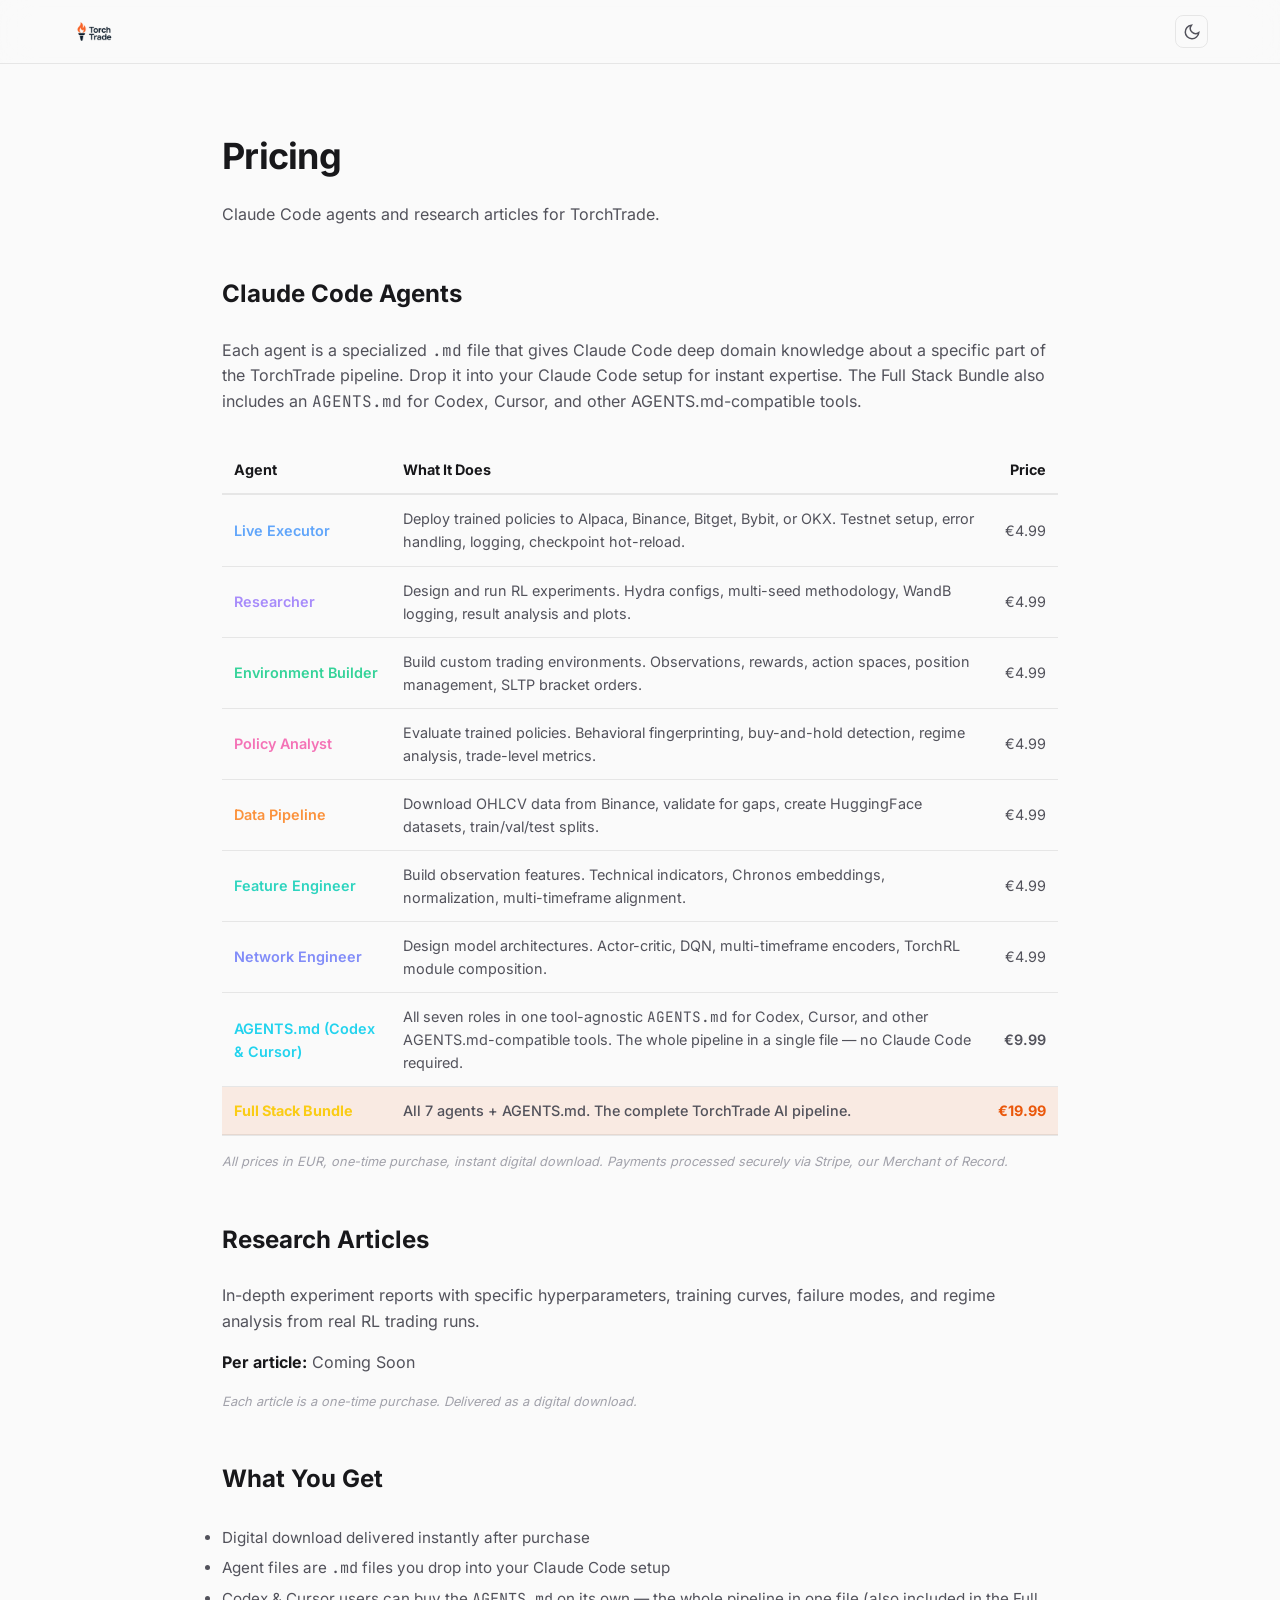
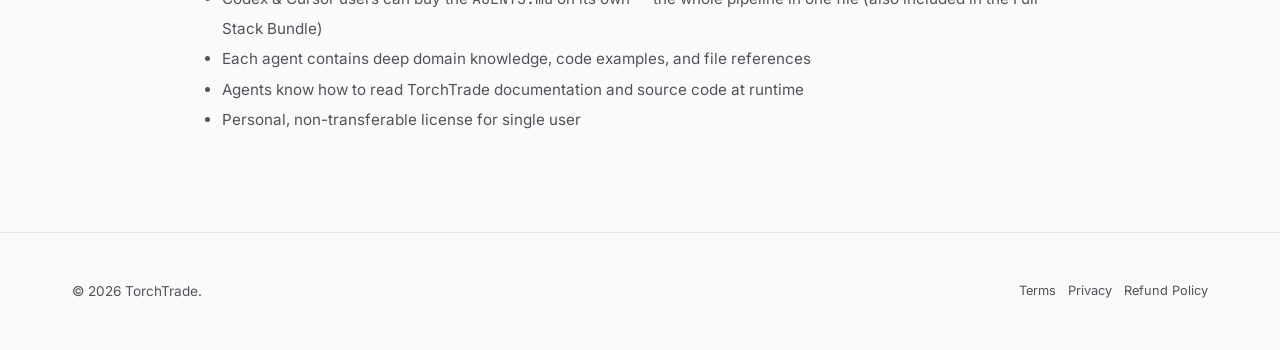
<file: pricing.html>
<!DOCTYPE html>
<html lang="en">
<head>
  <meta charset="UTF-8">
  <meta name="viewport" content="width=device-width, initial-scale=1.0">
  <title>Pricing — TorchTrade</title>
  <link rel="icon" type="image/png" sizes="32x32" href="assets/favicon-32.png">
  <link rel="apple-touch-icon" href="assets/apple-touch-icon.png">
  <link rel="stylesheet" href="css/style.css">
  <script src="js/main.js"></script>
</head>
<body>
  <nav class="nav">
    <div class="nav-inner">
      <a href="index.html" class="nav-logo">
        <img src="assets/logo-dark.png" alt="TorchTrade" class="nav-logo-img nav-logo-dark">
        <img src="assets/logo.png" alt="TorchTrade" class="nav-logo-img nav-logo-light">
      </a>
      <div class="nav-actions">
        <button class="theme-toggle" id="theme-toggle" aria-label="Toggle theme"></button>
      </div>
    </div>
  </nav>

  <section class="section" style="padding-top: 8rem;">
    <div class="container" style="max-width: 900px;">
      <h1 class="section-title">Pricing</h1>
      <p style="color: var(--text-secondary); margin-bottom: 3rem;">Claude Code agents and research articles for TorchTrade.</p>

      <h2 style="font-size: 1.5rem; margin-bottom: 1.5rem;">Claude Code Agents</h2>
      <p style="color: var(--text-secondary); margin-bottom: 2rem;">Each agent is a specialized <code>.md</code> file that gives Claude Code deep domain knowledge about a specific part of the TorchTrade pipeline. Drop it into your Claude Code setup for instant expertise. The Full Stack Bundle also includes an <code>AGENTS.md</code> for Codex, Cursor, and other AGENTS.md-compatible tools.</p>

      <div style="overflow-x: auto;">
        <table style="width: 100%; border-collapse: collapse; font-size: 0.9rem;">
          <thead>
            <tr style="border-bottom: 2px solid var(--border);">
              <th style="text-align: left; padding: 0.75rem; color: var(--text-primary);">Agent</th>
              <th style="text-align: left; padding: 0.75rem; color: var(--text-primary);">What It Does</th>
              <th style="text-align: right; padding: 0.75rem; color: var(--text-primary);">Price</th>
            </tr>
          </thead>
          <tbody style="color: var(--text-secondary);">
            <tr style="border-bottom: 1px solid var(--border);">
              <td style="padding: 0.75rem; font-weight: 600; color: var(--agent-blue);">Live Executor</td>
              <td style="padding: 0.75rem;">Deploy trained policies to Alpaca, Binance, Bitget, Bybit, or OKX. Testnet setup, error handling, logging, checkpoint hot-reload.</td>
              <td style="padding: 0.75rem; text-align: right; white-space: nowrap;">€4.99</td>
            </tr>
            <tr style="border-bottom: 1px solid var(--border);">
              <td style="padding: 0.75rem; font-weight: 600; color: var(--agent-purple);">Researcher</td>
              <td style="padding: 0.75rem;">Design and run RL experiments. Hydra configs, multi-seed methodology, WandB logging, result analysis and plots.</td>
              <td style="padding: 0.75rem; text-align: right; white-space: nowrap;">€4.99</td>
            </tr>
            <tr style="border-bottom: 1px solid var(--border);">
              <td style="padding: 0.75rem; font-weight: 600; color: var(--agent-green);">Environment Builder</td>
              <td style="padding: 0.75rem;">Build custom trading environments. Observations, rewards, action spaces, position management, SLTP bracket orders.</td>
              <td style="padding: 0.75rem; text-align: right; white-space: nowrap;">€4.99</td>
            </tr>
            <tr style="border-bottom: 1px solid var(--border);">
              <td style="padding: 0.75rem; font-weight: 600; color: var(--agent-pink);">Policy Analyst</td>
              <td style="padding: 0.75rem;">Evaluate trained policies. Behavioral fingerprinting, buy-and-hold detection, regime analysis, trade-level metrics.</td>
              <td style="padding: 0.75rem; text-align: right; white-space: nowrap;">€4.99</td>
            </tr>
            <tr style="border-bottom: 1px solid var(--border);">
              <td style="padding: 0.75rem; font-weight: 600; color: var(--agent-orange);">Data Pipeline</td>
              <td style="padding: 0.75rem;">Download OHLCV data from Binance, validate for gaps, create HuggingFace datasets, train/val/test splits.</td>
              <td style="padding: 0.75rem; text-align: right; white-space: nowrap;">€4.99</td>
            </tr>
            <tr style="border-bottom: 1px solid var(--border);">
              <td style="padding: 0.75rem; font-weight: 600; color: var(--agent-teal);">Feature Engineer</td>
              <td style="padding: 0.75rem;">Build observation features. Technical indicators, Chronos embeddings, normalization, multi-timeframe alignment.</td>
              <td style="padding: 0.75rem; text-align: right; white-space: nowrap;">€4.99</td>
            </tr>
            <tr style="border-bottom: 1px solid var(--border);">
              <td style="padding: 0.75rem; font-weight: 600; color: var(--agent-indigo);">Network Engineer</td>
              <td style="padding: 0.75rem;">Design model architectures. Actor-critic, DQN, multi-timeframe encoders, TorchRL module composition.</td>
              <td style="padding: 0.75rem; text-align: right; white-space: nowrap;">€4.99</td>
            </tr>
            <tr style="border-bottom: 1px solid var(--border);">
              <td style="padding: 0.75rem; font-weight: 600; color: var(--agent-cyan);">AGENTS.md (Codex &amp; Cursor)</td>
              <td style="padding: 0.75rem;">All seven roles in one tool-agnostic <code>AGENTS.md</code> for Codex, Cursor, and other AGENTS.md-compatible tools. The whole pipeline in a single file — no Claude Code required.</td>
              <td style="padding: 0.75rem; text-align: right; white-space: nowrap; font-weight: 600;">€9.99</td>
            </tr>
            <tr style="border-bottom: 2px solid var(--border); background: var(--accent-dim);">
              <td style="padding: 0.75rem; font-weight: 700; color: var(--agent-gold);">Full Stack Bundle</td>
              <td style="padding: 0.75rem; font-weight: 500;">All 7 agents + AGENTS.md. The complete TorchTrade AI pipeline.</td>
              <td style="padding: 0.75rem; text-align: right; white-space: nowrap; font-weight: 700; color: var(--accent);">€19.99</td>
            </tr>
          </tbody>
        </table>
      </div>

      <p style="color: var(--text-tertiary); font-size: 0.8rem; margin-top: 1rem; font-style: italic;">All prices in EUR, one-time purchase, instant digital download. Payments processed securely via Stripe, our Merchant of Record.</p>

      <h2 style="font-size: 1.5rem; margin-top: 3rem; margin-bottom: 1.5rem;">Research Articles</h2>
      <p style="color: var(--text-secondary); margin-bottom: 1rem;">In-depth experiment reports with specific hyperparameters, training curves, failure modes, and regime analysis from real RL trading runs.</p>
      <p style="color: var(--text-secondary); margin-bottom: 1rem;"><strong style="color: var(--text-primary);">Per article:</strong> Coming Soon</p>
      <p style="color: var(--text-tertiary); font-size: 0.8rem; font-style: italic;">Each article is a one-time purchase. Delivered as a digital download.</p>

      <h2 style="font-size: 1.5rem; margin-top: 3rem; margin-bottom: 1.5rem;">What You Get</h2>
      <ul style="color: var(--text-secondary); line-height: 2; font-size: 0.95rem;">
        <li>Digital download delivered instantly after purchase</li>
        <li>Agent files are <code>.md</code> files you drop into your Claude Code setup</li>
        <li>Codex &amp; Cursor users can buy the <code>AGENTS.md</code> on its own — the whole pipeline in one file (also included in the Full Stack Bundle)</li>
        <li>Each agent contains deep domain knowledge, code examples, and file references</li>
        <li>Agents know how to read TorchTrade documentation and source code at runtime</li>
        <li>Personal, non-transferable license for single user</li>
      </ul>

    </div>
  </section>

  <footer class="footer">
    <div class="container">
      <div class="footer-inner">
        <div class="footer-left">&copy; 2026 TorchTrade.</div>
        <div class="footer-badges">
          <a href="terms.html" style="text-decoration: none; color: var(--text-secondary); font-size: 0.8rem;">Terms</a>
          <a href="privacy.html" style="text-decoration: none; color: var(--text-secondary); font-size: 0.8rem;">Privacy</a>
          <a href="refund.html" style="text-decoration: none; color: var(--text-secondary); font-size: 0.8rem;">Refund Policy</a>
        </div>
      </div>
    </div>
  </footer>
</body>
</html>
</file>
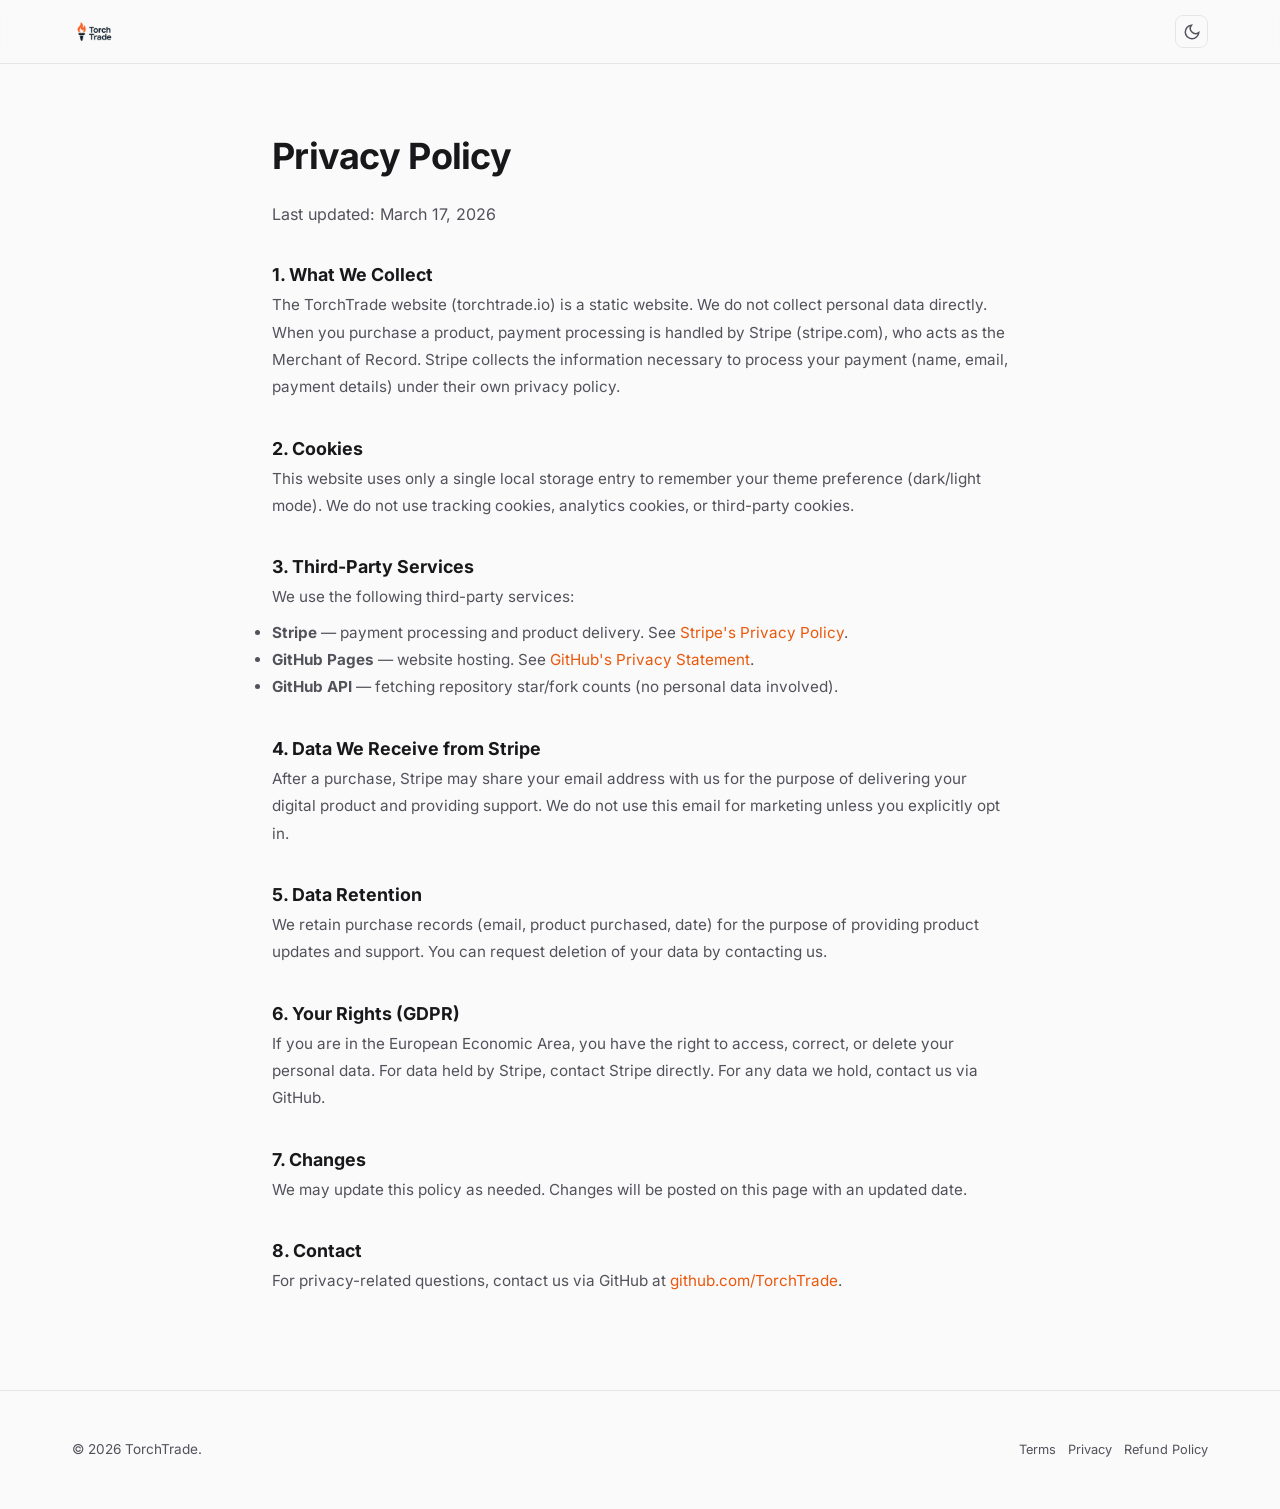
<file: privacy.html>
<!DOCTYPE html>
<html lang="en">
<head>
  <meta charset="UTF-8">
  <meta name="viewport" content="width=device-width, initial-scale=1.0">
  <title>Privacy Policy — TorchTrade</title>
  <link rel="stylesheet" href="css/style.css">
  <script src="js/main.js"></script>
</head>
<body>
  <nav class="nav">
    <div class="nav-inner">
      <a href="index.html" class="nav-logo">
        <img src="assets/logo-dark.png" alt="TorchTrade" class="nav-logo-img nav-logo-dark">
        <img src="assets/logo.png" alt="TorchTrade" class="nav-logo-img nav-logo-light">
      </a>
      <div class="nav-actions">
        <button class="theme-toggle" id="theme-toggle" aria-label="Toggle theme"></button>
      </div>
    </div>
  </nav>

  <section class="section" style="padding-top: 8rem;">
    <div class="container" style="max-width: 800px;">
      <h1 class="section-title">Privacy Policy</h1>
      <p style="color: var(--text-secondary); margin-bottom: 2rem;">Last updated: March 17, 2026</p>

      <div style="color: var(--text-secondary); line-height: 1.8; font-size: 0.95rem;">

        <h3 style="color: var(--text-primary); margin-top: 2rem;">1. What We Collect</h3>
        <p>The TorchTrade website (torchtrade.io) is a static website. We do not collect personal data directly. When you purchase a product, payment processing is handled by Stripe (stripe.com), who acts as the Merchant of Record. Stripe collects the information necessary to process your payment (name, email, payment details) under their own privacy policy.</p>

        <h3 style="color: var(--text-primary); margin-top: 2rem;">2. Cookies</h3>
        <p>This website uses only a single local storage entry to remember your theme preference (dark/light mode). We do not use tracking cookies, analytics cookies, or third-party cookies.</p>

        <h3 style="color: var(--text-primary); margin-top: 2rem;">3. Third-Party Services</h3>
        <p>We use the following third-party services:</p>
        <ul style="margin-top: 0.5rem;">
          <li><strong>Stripe</strong> — payment processing and product delivery. See <a href="https://stripe.com/privacy">Stripe's Privacy Policy</a>.</li>
          <li><strong>GitHub Pages</strong> — website hosting. See <a href="https://docs.github.com/en/site-policy/privacy-policies/github-general-privacy-statement">GitHub's Privacy Statement</a>.</li>
          <li><strong>GitHub API</strong> — fetching repository star/fork counts (no personal data involved).</li>
        </ul>

        <h3 style="color: var(--text-primary); margin-top: 2rem;">4. Data We Receive from Stripe</h3>
        <p>After a purchase, Stripe may share your email address with us for the purpose of delivering your digital product and providing support. We do not use this email for marketing unless you explicitly opt in.</p>

        <h3 style="color: var(--text-primary); margin-top: 2rem;">5. Data Retention</h3>
        <p>We retain purchase records (email, product purchased, date) for the purpose of providing product updates and support. You can request deletion of your data by contacting us.</p>

        <h3 style="color: var(--text-primary); margin-top: 2rem;">6. Your Rights (GDPR)</h3>
        <p>If you are in the European Economic Area, you have the right to access, correct, or delete your personal data. For data held by Stripe, contact Stripe directly. For any data we hold, contact us via GitHub.</p>

        <h3 style="color: var(--text-primary); margin-top: 2rem;">7. Changes</h3>
        <p>We may update this policy as needed. Changes will be posted on this page with an updated date.</p>

        <h3 style="color: var(--text-primary); margin-top: 2rem;">8. Contact</h3>
        <p>For privacy-related questions, contact us via GitHub at <a href="https://github.com/TorchTrade/torchtrade">github.com/TorchTrade</a>.</p>

      </div>
    </div>
  </section>

  <footer class="footer">
    <div class="container">
      <div class="footer-inner">
        <div class="footer-left">&copy; 2026 TorchTrade.</div>
        <div class="footer-badges">
          <a href="terms.html" style="text-decoration: none; color: var(--text-secondary); font-size: 0.8rem;">Terms</a>
          <a href="privacy.html" style="text-decoration: none; color: var(--text-secondary); font-size: 0.8rem;">Privacy</a>
          <a href="refund.html" style="text-decoration: none; color: var(--text-secondary); font-size: 0.8rem;">Refund Policy</a>
        </div>
      </div>
    </div>
  </footer>
</body>
</html>
</file>
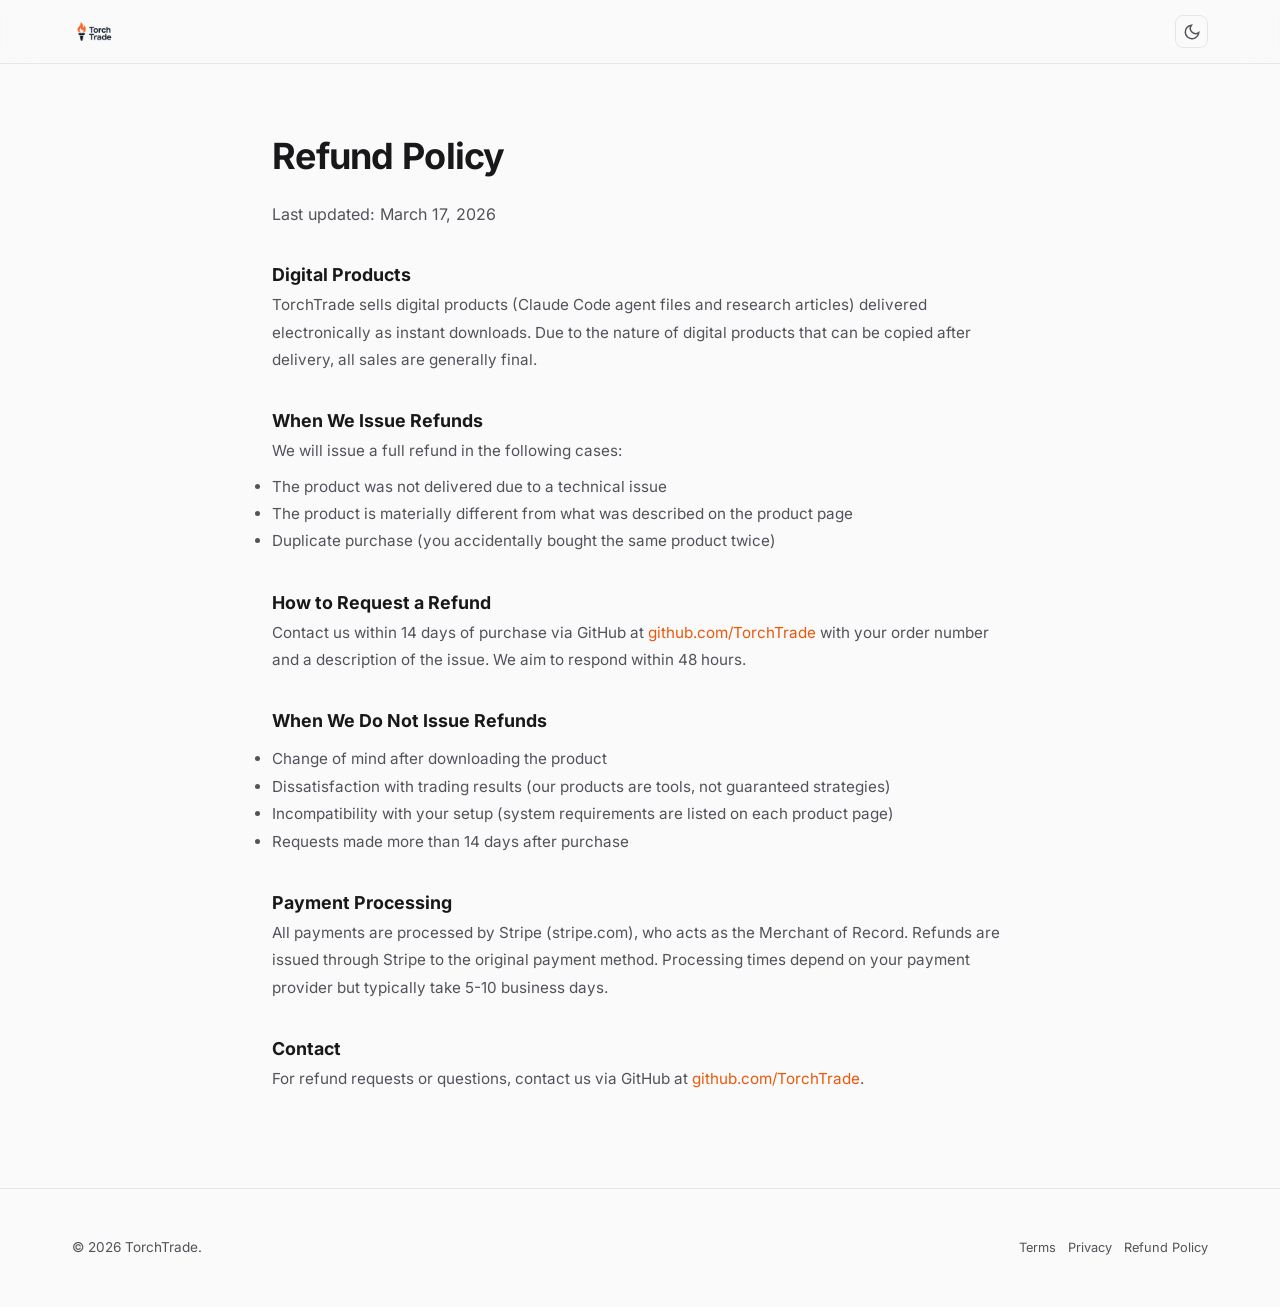
<file: refund.html>
<!DOCTYPE html>
<html lang="en">
<head>
  <meta charset="UTF-8">
  <meta name="viewport" content="width=device-width, initial-scale=1.0">
  <title>Refund Policy — TorchTrade</title>
  <link rel="stylesheet" href="css/style.css">
  <script src="js/main.js"></script>
</head>
<body>
  <nav class="nav">
    <div class="nav-inner">
      <a href="index.html" class="nav-logo">
        <img src="assets/logo-dark.png" alt="TorchTrade" class="nav-logo-img nav-logo-dark">
        <img src="assets/logo.png" alt="TorchTrade" class="nav-logo-img nav-logo-light">
      </a>
      <div class="nav-actions">
        <button class="theme-toggle" id="theme-toggle" aria-label="Toggle theme"></button>
      </div>
    </div>
  </nav>

  <section class="section" style="padding-top: 8rem;">
    <div class="container" style="max-width: 800px;">
      <h1 class="section-title">Refund Policy</h1>
      <p style="color: var(--text-secondary); margin-bottom: 2rem;">Last updated: March 17, 2026</p>

      <div style="color: var(--text-secondary); line-height: 1.8; font-size: 0.95rem;">

        <h3 style="color: var(--text-primary); margin-top: 2rem;">Digital Products</h3>
        <p>TorchTrade sells digital products (Claude Code agent files and research articles) delivered electronically as instant downloads. Due to the nature of digital products that can be copied after delivery, all sales are generally final.</p>

        <h3 style="color: var(--text-primary); margin-top: 2rem;">When We Issue Refunds</h3>
        <p>We will issue a full refund in the following cases:</p>
        <ul style="margin-top: 0.5rem; margin-bottom: 1rem;">
          <li>The product was not delivered due to a technical issue</li>
          <li>The product is materially different from what was described on the product page</li>
          <li>Duplicate purchase (you accidentally bought the same product twice)</li>
        </ul>

        <h3 style="color: var(--text-primary); margin-top: 2rem;">How to Request a Refund</h3>
        <p>Contact us within 14 days of purchase via GitHub at <a href="https://github.com/TorchTrade/torchtrade">github.com/TorchTrade</a> with your order number and a description of the issue. We aim to respond within 48 hours.</p>

        <h3 style="color: var(--text-primary); margin-top: 2rem;">When We Do Not Issue Refunds</h3>
        <ul style="margin-top: 0.5rem; margin-bottom: 1rem;">
          <li>Change of mind after downloading the product</li>
          <li>Dissatisfaction with trading results (our products are tools, not guaranteed strategies)</li>
          <li>Incompatibility with your setup (system requirements are listed on each product page)</li>
          <li>Requests made more than 14 days after purchase</li>
        </ul>

        <h3 style="color: var(--text-primary); margin-top: 2rem;">Payment Processing</h3>
        <p>All payments are processed by Stripe (stripe.com), who acts as the Merchant of Record. Refunds are issued through Stripe to the original payment method. Processing times depend on your payment provider but typically take 5-10 business days.</p>

        <h3 style="color: var(--text-primary); margin-top: 2rem;">Contact</h3>
        <p>For refund requests or questions, contact us via GitHub at <a href="https://github.com/TorchTrade/torchtrade">github.com/TorchTrade</a>.</p>

      </div>
    </div>
  </section>

  <footer class="footer">
    <div class="container">
      <div class="footer-inner">
        <div class="footer-left">&copy; 2026 TorchTrade.</div>
        <div class="footer-badges">
          <a href="terms.html" style="text-decoration: none; color: var(--text-secondary); font-size: 0.8rem;">Terms</a>
          <a href="privacy.html" style="text-decoration: none; color: var(--text-secondary); font-size: 0.8rem;">Privacy</a>
          <a href="refund.html" style="text-decoration: none; color: var(--text-secondary); font-size: 0.8rem;">Refund Policy</a>
        </div>
      </div>
    </div>
  </footer>
</body>
</html>
</file>
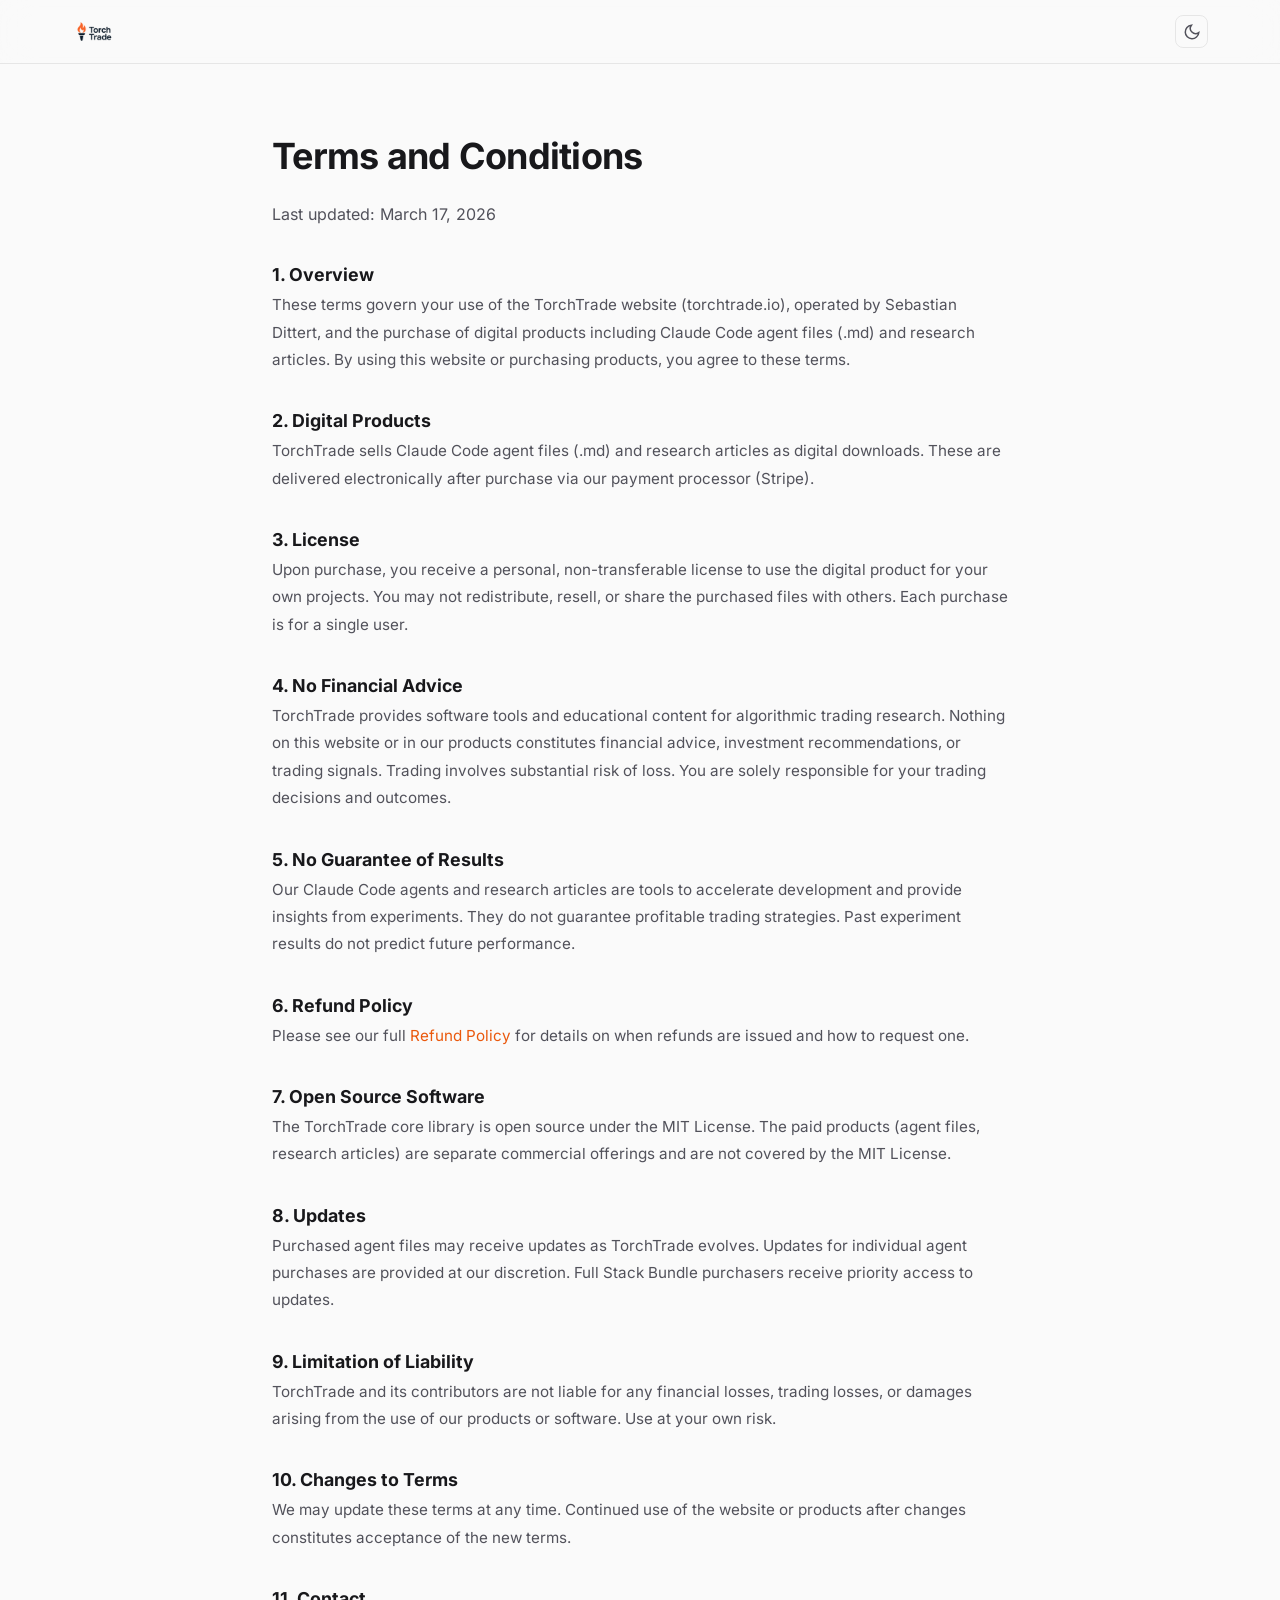
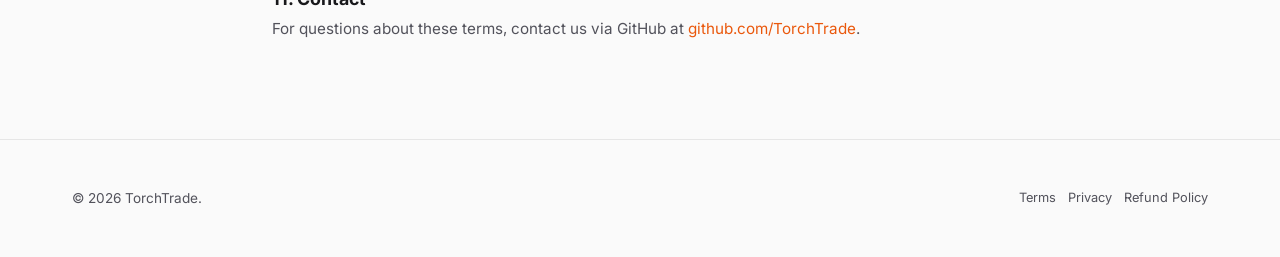
<file: terms.html>
<!DOCTYPE html>
<html lang="en">
<head>
  <meta charset="UTF-8">
  <meta name="viewport" content="width=device-width, initial-scale=1.0">
  <title>Terms and Conditions — TorchTrade</title>
  <link rel="stylesheet" href="css/style.css">
  <script src="js/main.js"></script>
</head>
<body>
  <nav class="nav">
    <div class="nav-inner">
      <a href="index.html" class="nav-logo">
        <img src="assets/logo-dark.png" alt="TorchTrade" class="nav-logo-img nav-logo-dark">
        <img src="assets/logo.png" alt="TorchTrade" class="nav-logo-img nav-logo-light">
      </a>
      <div class="nav-actions">
        <button class="theme-toggle" id="theme-toggle" aria-label="Toggle theme"></button>
      </div>
    </div>
  </nav>

  <section class="section" style="padding-top: 8rem;">
    <div class="container" style="max-width: 800px;">
      <h1 class="section-title">Terms and Conditions</h1>
      <p style="color: var(--text-secondary); margin-bottom: 2rem;">Last updated: March 17, 2026</p>

      <div style="color: var(--text-secondary); line-height: 1.8; font-size: 0.95rem;">

        <h3 style="color: var(--text-primary); margin-top: 2rem;">1. Overview</h3>
        <p>These terms govern your use of the TorchTrade website (torchtrade.io), operated by Sebastian Dittert, and the purchase of digital products including Claude Code agent files (.md) and research articles. By using this website or purchasing products, you agree to these terms.</p>

        <h3 style="color: var(--text-primary); margin-top: 2rem;">2. Digital Products</h3>
        <p>TorchTrade sells Claude Code agent files (.md) and research articles as digital downloads. These are delivered electronically after purchase via our payment processor (Stripe).</p>

        <h3 style="color: var(--text-primary); margin-top: 2rem;">3. License</h3>
        <p>Upon purchase, you receive a personal, non-transferable license to use the digital product for your own projects. You may not redistribute, resell, or share the purchased files with others. Each purchase is for a single user.</p>

        <h3 style="color: var(--text-primary); margin-top: 2rem;">4. No Financial Advice</h3>
        <p>TorchTrade provides software tools and educational content for algorithmic trading research. Nothing on this website or in our products constitutes financial advice, investment recommendations, or trading signals. Trading involves substantial risk of loss. You are solely responsible for your trading decisions and outcomes.</p>

        <h3 style="color: var(--text-primary); margin-top: 2rem;">5. No Guarantee of Results</h3>
        <p>Our Claude Code agents and research articles are tools to accelerate development and provide insights from experiments. They do not guarantee profitable trading strategies. Past experiment results do not predict future performance.</p>

        <h3 style="color: var(--text-primary); margin-top: 2rem;">6. Refund Policy</h3>
        <p>Please see our full <a href="refund.html">Refund Policy</a> for details on when refunds are issued and how to request one.</p>

        <h3 style="color: var(--text-primary); margin-top: 2rem;">7. Open Source Software</h3>
        <p>The TorchTrade core library is open source under the MIT License. The paid products (agent files, research articles) are separate commercial offerings and are not covered by the MIT License.</p>

        <h3 style="color: var(--text-primary); margin-top: 2rem;">8. Updates</h3>
        <p>Purchased agent files may receive updates as TorchTrade evolves. Updates for individual agent purchases are provided at our discretion. Full Stack Bundle purchasers receive priority access to updates.</p>

        <h3 style="color: var(--text-primary); margin-top: 2rem;">9. Limitation of Liability</h3>
        <p>TorchTrade and its contributors are not liable for any financial losses, trading losses, or damages arising from the use of our products or software. Use at your own risk.</p>

        <h3 style="color: var(--text-primary); margin-top: 2rem;">10. Changes to Terms</h3>
        <p>We may update these terms at any time. Continued use of the website or products after changes constitutes acceptance of the new terms.</p>

        <h3 style="color: var(--text-primary); margin-top: 2rem;">11. Contact</h3>
        <p>For questions about these terms, contact us via GitHub at <a href="https://github.com/TorchTrade/torchtrade">github.com/TorchTrade</a>.</p>

      </div>
    </div>
  </section>

  <footer class="footer">
    <div class="container">
      <div class="footer-inner">
        <div class="footer-left">&copy; 2026 TorchTrade.</div>
        <div class="footer-badges">
          <a href="terms.html" style="text-decoration: none; color: var(--text-secondary); font-size: 0.8rem;">Terms</a>
          <a href="privacy.html" style="text-decoration: none; color: var(--text-secondary); font-size: 0.8rem;">Privacy</a>
          <a href="refund.html" style="text-decoration: none; color: var(--text-secondary); font-size: 0.8rem;">Refund Policy</a>
        </div>
      </div>
    </div>
  </footer>
</body>
</html>
</file>
<file: css/style.css>
/* ============================================
   TorchTrade.io — Design System & Styles
   ============================================ */

/* --- Self-hosted fonts (variable, latin) --- */
@font-face {
  font-family: 'Inter';
  font-style: normal;
  font-weight: 100 900;
  font-display: swap;
  src: url('../assets/fonts/inter-var.woff2') format('woff2');
}
@font-face {
  font-family: 'JetBrains Mono';
  font-style: normal;
  font-weight: 100 800;
  font-display: swap;
  src: url('../assets/fonts/jetbrains-mono-var.woff2') format('woff2');
}

/* --- CSS Custom Properties (Dark Mode Default) --- */
:root {
  --bg: #0a0a0f;
  --bg-surface: #12121a;
  --bg-surface-hover: #1a1a25;
  --border: rgba(255, 255, 255, 0.08);
  --border-hover: rgba(255, 255, 255, 0.15);
  --text-primary: #e4e4e7;
  --text-secondary: #71717a;
  --text-tertiary: #52525b;
  --accent: #f97316;
  --accent-dim: rgba(249, 115, 22, 0.15);
  --code-bg: #0d0d14;
  --nav-bg: rgba(10, 10, 15, 0.85);
  --shadow: 0 1px 3px rgba(0, 0, 0, 0.3);
  --shadow-lg: 0 8px 32px rgba(0, 0, 0, 0.4);
  --radius: 12px;
  --radius-sm: 8px;

  /* Agent Colors */
  --agent-blue: #60a5fa;
  --agent-purple: #a78bfa;
  --agent-green: #34d399;
  --agent-pink: #f472b6;
  --agent-orange: #fb923c;
  --agent-teal: #2dd4bf;
  --agent-indigo: #818cf8;
  --agent-gold: #facc15;
  --agent-cyan: #22d3ee;
}

/* --- Light Mode --- */
[data-theme="light"] {
  --bg: #fafafa;
  --bg-surface: #ffffff;
  --bg-surface-hover: #f4f4f5;
  --border: rgba(0, 0, 0, 0.08);
  --border-hover: rgba(0, 0, 0, 0.15);
  --text-primary: #18181b;
  --text-secondary: #52525b;
  --text-tertiary: #a1a1aa;
  --accent: #ea580c;
  --accent-dim: rgba(234, 88, 12, 0.1);
  --code-bg: #f4f4f5;
  --nav-bg: rgba(250, 250, 250, 0.85);
  --shadow: 0 1px 3px rgba(0, 0, 0, 0.08);
  --shadow-lg: 0 8px 32px rgba(0, 0, 0, 0.1);
}

/* --- Reset & Base --- */
*, *::before, *::after {
  margin: 0;
  padding: 0;
  box-sizing: border-box;
}

html {
  scroll-behavior: smooth;
  scroll-padding-top: 80px;
}

body {
  font-family: 'Inter', -apple-system, BlinkMacSystemFont, 'Segoe UI', sans-serif;
  font-size: 16px;
  line-height: 1.6;
  color: var(--text-primary);
  background: var(--bg);
  -webkit-font-smoothing: antialiased;
}

a {
  color: var(--accent);
  text-decoration: none;
}

a:hover {
  text-decoration: underline;
}

code, pre {
  font-family: 'JetBrains Mono', 'Fira Code', 'Cascadia Code', monospace;
}

/* --- Container --- */
.container {
  max-width: 1200px;
  margin: 0 auto;
  padding: 0 2rem;
}

/* --- Section --- */
.section {
  padding: 6rem 0;
}

.section-label {
  font-size: 0.75rem;
  font-weight: 600;
  letter-spacing: 0.1em;
  text-transform: uppercase;
  color: var(--accent);
  margin-bottom: 0.75rem;
}

.section-title {
  font-size: 2.25rem;
  font-weight: 700;
  margin-bottom: 1rem;
  letter-spacing: -0.02em;
}

.section-subtitle {
  font-size: 1.1rem;
  color: var(--text-secondary);
  max-width: 600px;
}

/* --- Navigation --- */
.nav {
  position: fixed;
  top: 0;
  left: 0;
  right: 0;
  z-index: 100;
  background: var(--nav-bg);
  backdrop-filter: blur(16px);
  -webkit-backdrop-filter: blur(16px);
  border-bottom: 1px solid var(--border);
  height: 64px;
}

.nav-inner {
  max-width: 1200px;
  margin: 0 auto;
  padding: 0 2rem;
  height: 100%;
  display: flex;
  align-items: center;
  justify-content: space-between;
}

.nav-logo {
  font-size: 1.25rem;
  font-weight: 700;
  color: var(--text-primary);
  display: flex;
  align-items: center;
  gap: 0.5rem;
}

.nav-logo:hover {
  text-decoration: none;
}

.nav-logo-img {
  height: 48px;
  width: auto;
}

.nav-logo-dark { display: block; }
.nav-logo-light { display: none; }

[data-theme="light"] .nav-logo-dark { display: none; }
[data-theme="light"] .nav-logo-light { display: block; }

.nav-links {
  display: flex;
  align-items: center;
  gap: 2rem;
  list-style: none;
}

.nav-links a {
  font-size: 0.875rem;
  color: var(--text-secondary);
  transition: color 0.2s;
}

.nav-links a:hover {
  color: var(--text-primary);
  text-decoration: none;
}

.nav-actions {
  display: flex;
  align-items: center;
  gap: 1rem;
}

.theme-toggle {
  background: none;
  border: 1px solid var(--border);
  border-radius: var(--radius-sm);
  padding: 0.4rem;
  cursor: pointer;
  color: var(--text-secondary);
  display: flex;
  align-items: center;
  justify-content: center;
  transition: all 0.2s;
}

.theme-toggle:hover {
  border-color: var(--border-hover);
  color: var(--text-primary);
}

.github-nav {
  display: flex;
  align-items: center;
  gap: 0.5rem;
  color: var(--text-secondary);
  transition: color 0.2s;
  border: 1px solid var(--border);
  border-radius: 100px;
  padding: 0.3rem 0.75rem;
}

.github-nav:hover {
  color: var(--text-primary);
  border-color: var(--border-hover);
  text-decoration: none;
}

.github-nav-stats {
  display: flex;
  gap: 0.6rem;
  font-size: 0.8rem;
}

.github-nav-stat {
  display: inline-flex;
  align-items: center;
  gap: 0.2rem;
}

.github-nav-stat svg {
  opacity: 0.6;
}

/* Mobile nav */
.nav-mobile-toggle {
  display: none;
  background: none;
  border: none;
  color: var(--text-primary);
  cursor: pointer;
  padding: 0.5rem;
}

/* --- Hero --- */
.hero {
  padding: 10rem 0 6rem;
  text-align: center;
  position: relative;
  overflow: hidden;
}

.hero::before {
  content: '';
  position: absolute;
  top: 0;
  left: 50%;
  transform: translateX(-50%);
  width: 800px;
  height: 800px;
  background: radial-gradient(circle, rgba(249, 115, 22, 0.08) 0%, transparent 70%);
  pointer-events: none;
}

.hero-logo {
  height: 280px;
  width: auto;
  margin-bottom: 2rem;
  margin-left: auto;
  margin-right: auto;
}

/* Dark mode: show dark variant, hide light */
.hero-logo-dark { display: block; }
.hero-logo-light { display: none; }

[data-theme="light"] .hero-logo-dark { display: none; }
[data-theme="light"] .hero-logo-light { display: block; }

.hero-badge {
  display: inline-flex;
  align-items: center;
  gap: 0.5rem;
  padding: 0.35rem 1rem;
  border: 1px solid var(--border);
  border-radius: 100px;
  font-size: 0.8rem;
  color: var(--text-secondary);
  margin-bottom: 2rem;
  background: var(--bg-surface);
}

.hero-badge .dot {
  width: 6px;
  height: 6px;
  border-radius: 50%;
  background: #34d399;
  animation: pulse 2s infinite;
}

@keyframes pulse {
  0%, 100% { opacity: 1; }
  50% { opacity: 0.4; }
}

.hero h1 {
  font-size: 4rem;
  font-weight: 800;
  letter-spacing: -0.03em;
  line-height: 1.1;
  margin-bottom: 1.5rem;
  max-width: 800px;
  margin-left: auto;
  margin-right: auto;
}

.hero h1 .gradient {
  background: linear-gradient(135deg, #f97316 0%, #ef4444 50%, #facc15 100%);
  -webkit-background-clip: text;
  -webkit-text-fill-color: transparent;
  background-clip: text;
}

.hero-subtitle {
  font-size: 1.25rem;
  color: var(--text-secondary);
  max-width: 600px;
  margin: 0 auto 2.5rem;
  line-height: 1.6;
}

.hero-ctas {
  display: flex;
  justify-content: center;
  gap: 1rem;
  flex-wrap: wrap;
}

/* --- Buttons --- */
.btn {
  display: inline-flex;
  align-items: center;
  gap: 0.5rem;
  padding: 0.75rem 1.5rem;
  border-radius: var(--radius-sm);
  font-size: 0.9rem;
  font-weight: 500;
  cursor: pointer;
  transition: all 0.2s;
  border: none;
  text-decoration: none;
}

.btn:hover {
  text-decoration: none;
}

.btn-primary {
  background: var(--accent);
  color: #fff;
}

.btn-primary:hover {
  background: #ea580c;
  transform: translateY(-1px);
  box-shadow: 0 4px 12px rgba(249, 115, 22, 0.3);
}

.btn-secondary {
  background: var(--bg-surface);
  color: var(--text-primary);
  border: 1px solid var(--border);
}

.btn-secondary:hover {
  border-color: var(--border-hover);
  background: var(--bg-surface-hover);
}

.btn-buy {
  background: var(--accent);
  color: #fff;
  width: 100%;
  justify-content: center;
  padding: 0.6rem 1rem;
  font-size: 0.85rem;
}

.btn-buy:hover {
  background: #ea580c;
}

/* --- Features Grid --- */
.features-grid {
  display: grid;
  grid-template-columns: repeat(3, 1fr);
  gap: 1.5rem;
  margin-top: 3rem;
}

.feature-card {
  padding: 1.75rem;
  border: 1px solid var(--border);
  border-radius: var(--radius);
  background: var(--bg-surface);
  transition: all 0.2s;
}

.feature-card:hover {
  border-color: var(--border-hover);
  transform: translateY(-2px);
  box-shadow: var(--shadow-lg);
}

.feature-icon {
  display: inline-flex;
  align-items: center;
  justify-content: center;
  width: 40px;
  height: 40px;
  border-radius: 10px;
  background: var(--accent-dim);
  color: var(--accent);
  margin-bottom: 1.25rem;
}
.feature-icon svg { width: 22px; height: 22px; }

.feature-card h3 {
  font-size: 1.02rem;
  font-weight: 600;
  letter-spacing: -0.01em;
  margin-bottom: 0.5rem;
}

.feature-card p {
  font-size: 0.9rem;
  color: var(--text-secondary);
  line-height: 1.6;
}

/* --- How It Works --- */
.steps {
  display: grid;
  grid-template-columns: repeat(3, 1fr);
  gap: 2rem;
  margin-top: 3rem;
}

.step {
  position: relative;
}

.step-number {
  display: inline-flex;
  align-items: center;
  justify-content: center;
  width: 32px;
  height: 32px;
  border-radius: 50%;
  background: var(--accent-dim);
  color: var(--accent);
  font-size: 0.85rem;
  font-weight: 700;
  margin-bottom: 1rem;
}

.step h3 {
  font-size: 1.1rem;
  font-weight: 600;
  margin-bottom: 0.5rem;
}

.step p {
  font-size: 0.875rem;
  color: var(--text-secondary);
  margin-bottom: 1rem;
}

.step-connector {
  display: none;
}

/* --- Code Block --- */
.code-block {
  background: var(--code-bg);
  border: 1px solid var(--border);
  border-radius: var(--radius-sm);
  padding: 1.25rem;
  overflow-x: auto;
  font-size: 0.8rem;
  line-height: 1.7;
}

.code-block code {
  white-space: pre;
  display: block;
}

.code-block .comment { color: var(--text-tertiary); }
.code-block .keyword { color: #c084fc; }
.code-block .string { color: #34d399; }
.code-block .function { color: #f97316; }
.code-block .number { color: #fb923c; }

/* --- Agents Marketplace --- */
.agents-intro {
  font-size: 1rem;
  color: var(--text-secondary);
  max-width: 700px;
  margin-bottom: 0.75rem;
  line-height: 1.6;
}

/* --- Agent Network Visualization --- */
.agent-network {
  margin: 3rem 0;
  overflow-x: auto;
}

.agent-network-svg {
  width: 100%;
  max-width: 900px;
  margin: 0 auto;
  display: block;
  height: auto;
}

.net-line {
  fill: none;
  stroke: rgba(255, 255, 255, 0.12);
  stroke-width: 1.5;
}

[data-theme="light"] .net-line {
  stroke: rgba(0, 0, 0, 0.12);
}

.node-bg {
  fill: var(--bg-surface);
  stroke-width: 1.5;
}

.node-orange { stroke: var(--agent-orange); }
.node-purple { stroke: var(--agent-purple); }
.node-teal { stroke: var(--agent-teal); }
.node-green { stroke: var(--agent-green); }
.node-pink { stroke: var(--agent-pink); }
.node-blue { stroke: var(--agent-blue); }
.node-indigo { stroke: var(--agent-indigo); }
.node-accent { stroke: var(--accent); fill: var(--accent-dim); }

.node-label {
  fill: var(--text-primary);
  font-size: 11px;
  font-weight: 500;
  text-anchor: middle;
  font-family: 'Inter', -apple-system, sans-serif;
}

.node-label-bold {
  font-weight: 700;
}

.energy-dot {
  opacity: 0.9;
}

.dot-orange { fill: var(--agent-orange); }
.dot-purple { fill: var(--agent-purple); }
.dot-teal { fill: var(--agent-teal); }
.dot-green { fill: var(--agent-green); }
.dot-pink { fill: var(--agent-pink); }
.dot-blue { fill: var(--agent-blue); }
.dot-indigo { fill: var(--agent-indigo); }

.agents-disclaimer {
  font-size: 0.8rem;
  color: var(--text-tertiary);
  max-width: 700px;
  margin-bottom: 3rem;
  font-style: italic;
}

.agents-grid {
  display: grid;
  grid-template-columns: repeat(auto-fill, minmax(300px, 1fr));
  gap: 1.5rem;
}

.agent-card {
  border: 1px solid var(--border);
  border-radius: var(--radius);
  padding: 1.5rem;
  background-color: var(--bg-surface);
  transition: border-color 0.3s, transform 0.3s, box-shadow 0.3s;
  display: flex;
  flex-direction: column;
  -webkit-appearance: none;
}

.agent-card:hover {
  border-color: var(--border-hover);
  transform: translateY(-2px);
  box-shadow: var(--shadow-lg);
}

.agent-card.bundle {
  border-color: rgba(250, 204, 21, 0.25);
  background: linear-gradient(135deg, var(--bg-surface) 0%, rgba(250, 204, 21, 0.03) 100%);
}

.agent-card.crosstool {
  border-color: rgba(34, 211, 238, 0.25);
  background: linear-gradient(135deg, var(--bg-surface) 0%, rgba(34, 211, 238, 0.03) 100%);
}

.agent-icon {
  display: inline-flex;
  align-items: center;
  justify-content: center;
  width: 40px;
  height: 40px;
  border-radius: 10px;
  color: var(--accent);
  background: color-mix(in srgb, currentColor 13%, transparent);
  margin-bottom: 0.9rem;
}
.agent-icon svg { width: 22px; height: 22px; }
.agent-card[data-color="blue"]   .agent-icon { color: var(--agent-blue); }
.agent-card[data-color="purple"] .agent-icon { color: var(--agent-purple); }
.agent-card[data-color="green"]  .agent-icon { color: var(--agent-green); }
.agent-card[data-color="pink"]   .agent-icon { color: var(--agent-pink); }
.agent-card[data-color="orange"] .agent-icon { color: var(--agent-orange); }
.agent-card[data-color="teal"]   .agent-icon { color: var(--agent-teal); }
.agent-card[data-color="indigo"] .agent-icon { color: var(--agent-indigo); }
.agent-card[data-color="gold"]   .agent-icon { color: var(--agent-gold); }
.agent-card[data-color="cyan"]   .agent-icon { color: var(--agent-cyan); }

.agent-card h3 {
  font-size: 1.1rem;
  font-weight: 600;
  margin-bottom: 0.25rem;
}

.agent-filename {
  font-size: 0.75rem;
  color: var(--text-tertiary);
  font-family: 'JetBrains Mono', monospace;
  margin-bottom: 0.75rem;
}

.agent-card > p {
  font-size: 0.875rem;
  color: var(--text-secondary);
  line-height: 1.5;
  flex: 1;
}

.agent-tags {
  display: flex;
  flex-wrap: wrap;
  gap: 0.35rem;
  margin-top: 1rem;
  padding-top: 1rem;
  border-top: 1px solid var(--border);
}

.agent-tag {
  font-size: 0.7rem;
  padding: 2px 8px;
  border-radius: 4px;
  font-weight: 500;
}

.agent-card .btn-buy {
  margin-top: 1rem;
}

/* Agent color variants */
.agent-card[data-color="blue"] h3 { color: var(--agent-blue); }
.agent-card[data-color="blue"] .agent-tag { background: rgba(96, 165, 250, 0.12); color: var(--agent-blue); }

.agent-card[data-color="purple"] h3 { color: var(--agent-purple); }
.agent-card[data-color="purple"] .agent-tag { background: rgba(167, 139, 250, 0.12); color: var(--agent-purple); }

.agent-card[data-color="green"] h3 { color: var(--agent-green); }
.agent-card[data-color="green"] .agent-tag { background: rgba(52, 211, 153, 0.12); color: var(--agent-green); }

.agent-card[data-color="pink"] h3 { color: var(--agent-pink); }
.agent-card[data-color="pink"] .agent-tag { background: rgba(244, 114, 182, 0.12); color: var(--agent-pink); }

.agent-card[data-color="orange"] h3 { color: var(--agent-orange); }
.agent-card[data-color="orange"] .agent-tag { background: rgba(251, 146, 60, 0.12); color: var(--agent-orange); }

.agent-card[data-color="teal"] h3 { color: var(--agent-teal); }
.agent-card[data-color="teal"] .agent-tag { background: rgba(45, 212, 191, 0.12); color: var(--agent-teal); }

.agent-card[data-color="indigo"] h3 { color: var(--agent-indigo); }
.agent-card[data-color="indigo"] .agent-tag { background: rgba(129, 140, 248, 0.12); color: var(--agent-indigo); }

.agent-card[data-color="gold"] h3 { color: var(--agent-gold); }
.agent-card[data-color="gold"] .agent-tag { background: rgba(250, 204, 21, 0.12); color: var(--agent-gold); }

.agent-card[data-color="cyan"] h3 { color: var(--agent-cyan); }
.agent-card[data-color="cyan"] .agent-tag { background: rgba(34, 211, 238, 0.12); color: var(--agent-cyan); }

/* --- Research --- */
.research-grid {
  display: grid;
  grid-template-columns: repeat(auto-fill, minmax(260px, 1fr));
  gap: 1.5rem;
  margin-top: 3rem;
}

.research-card {
  border: 1px solid var(--border);
  border-radius: var(--radius);
  background: var(--bg);
  overflow: hidden;
  transition: all 0.3s;
}

.research-card:hover {
  border-color: var(--border-hover);
  transform: translateY(-2px);
  box-shadow: var(--shadow-lg);
}

.research-preview {
  position: relative;
  height: 160px;
  overflow: hidden;
}

.research-preview-blur {
  width: 100%;
  height: 100%;
  background: linear-gradient(135deg,
    rgba(249, 115, 22, 0.15) 0%,
    rgba(239, 68, 68, 0.1) 30%,
    rgba(168, 85, 247, 0.1) 60%,
    rgba(59, 130, 246, 0.1) 100%
  );
  filter: blur(0);
  position: relative;
}

/* Fake chart lines for the blurry preview */
.research-preview-blur::before {
  content: '';
  position: absolute;
  top: 20%;
  left: 5%;
  right: 5%;
  height: 60%;
  background:
    repeating-linear-gradient(0deg, transparent, transparent 18px, rgba(255,255,255,0.03) 18px, rgba(255,255,255,0.03) 19px),
    repeating-linear-gradient(90deg, transparent, transparent 30px, rgba(255,255,255,0.03) 30px, rgba(255,255,255,0.03) 31px);
}

.research-preview-blur::after {
  content: '';
  position: absolute;
  top: 25%;
  left: 8%;
  right: 8%;
  height: 50%;
  background: linear-gradient(
    90deg,
    transparent 0%,
    rgba(249, 115, 22, 0.3) 10%,
    rgba(249, 115, 22, 0.15) 20%,
    rgba(239, 68, 68, 0.3) 35%,
    rgba(52, 211, 153, 0.2) 50%,
    rgba(52, 211, 153, 0.35) 65%,
    rgba(249, 115, 22, 0.2) 80%,
    rgba(239, 68, 68, 0.25) 95%,
    transparent 100%
  );
  clip-path: polygon(
    0% 60%, 5% 55%, 10% 50%, 15% 65%, 20% 45%, 25% 40%, 30% 55%,
    35% 35%, 40% 30%, 45% 45%, 50% 35%, 55% 25%, 60% 40%, 65% 30%,
    70% 20%, 75% 35%, 80% 25%, 85% 40%, 90% 30%, 95% 45%, 100% 35%,
    100% 100%, 0% 100%
  );
  filter: blur(8px);
}

.research-lock {
  position: absolute;
  top: 50%;
  left: 50%;
  transform: translate(-50%, -50%);
  width: 48px;
  height: 48px;
  background: rgba(0, 0, 0, 0.5);
  backdrop-filter: blur(4px);
  border-radius: 50%;
  display: flex;
  align-items: center;
  justify-content: center;
  color: var(--text-secondary);
}

.research-body {
  padding: 1.25rem;
}

.research-category {
  font-size: 0.7rem;
  font-weight: 600;
  text-transform: uppercase;
  letter-spacing: 0.08em;
  color: var(--accent);
  margin-bottom: 0.5rem;
}

.research-card h3 {
  font-size: 1rem;
  font-weight: 600;
  margin-bottom: 0.5rem;
  line-height: 1.3;
}

.research-card p {
  font-size: 0.8rem;
  color: var(--text-secondary);
  line-height: 1.5;
  margin-bottom: 1rem;
}

.research-footer {
  display: flex;
  align-items: center;
  gap: 0.75rem;
}

.research-price {
  font-size: 1.1rem;
  font-weight: 700;
  color: var(--text-primary);
}

.research-footer .btn-buy {
  flex: 1;
}

/* --- Datasets --- */
.datasets-grid {
  display: grid;
  grid-template-columns: repeat(4, 1fr);
  gap: 1rem;
  margin-top: 3rem;
}

.dataset-card {
  border: 1px solid var(--border);
  border-radius: var(--radius-sm);
  padding: 1.25rem;
  background: var(--bg-surface);
  text-align: center;
  transition: all 0.2s;
}

.dataset-card:hover {
  border-color: var(--border-hover);
  transform: translateY(-2px);
}

.dataset-pair {
  font-size: 1.1rem;
  font-weight: 700;
  margin-bottom: 0.6rem;
  letter-spacing: -0.01em;
}

.dataset-tags {
  display: flex;
  justify-content: center;
  gap: 0.35rem;
  margin-bottom: 0.6rem;
}

.dataset-tag {
  font-size: 0.65rem;
  font-weight: 600;
  padding: 2px 8px;
  border-radius: 4px;
  text-transform: uppercase;
  letter-spacing: 0.05em;
}

.dataset-tag.spot {
  background: rgba(52, 211, 153, 0.12);
  color: #34d399;
}

.dataset-tag.perp {
  background: rgba(249, 115, 22, 0.12);
  color: #f97316;
}

.dataset-tag.basis {
  background: rgba(167, 139, 250, 0.12);
  color: #a78bfa;
}

.dataset-meta {
  font-size: 0.75rem;
  color: var(--text-tertiary);
}

.dataset-more {
  display: flex;
  flex-direction: column;
  align-items: center;
  justify-content: center;
}

.dataset-more-link {
  display: inline-flex;
  align-items: center;
  gap: 0.3rem;
  font-size: 1.1rem;
  font-weight: 700;
  color: var(--accent);
  margin-bottom: 0.4rem;
}

.dataset-more-link:hover {
  text-decoration: none;
  opacity: 0.8;
}

@media (max-width: 768px) {
  .datasets-grid {
    grid-template-columns: repeat(2, 1fr);
  }
}

/* --- Brokers Marquee --- */
.brokers-marquee {
  position: relative;
  margin-top: 3rem;
  margin-bottom: 3rem;
  overflow: hidden;
  /* Soft fade on both edges so logos appear/disappear smoothly */
  -webkit-mask-image: linear-gradient(to right, transparent 0, #000 8%, #000 92%, transparent 100%);
          mask-image: linear-gradient(to right, transparent 0, #000 8%, #000 92%, transparent 100%);
}

.brokers-marquee-track {
  display: flex;
  align-items: center;
  gap: 4rem;
  width: max-content;
  animation: scroll-brokers 35s linear infinite;
}

.brokers-marquee:hover .brokers-marquee-track {
  animation-play-state: paused;
}

.broker-logo-item {
  display: flex;
  flex-direction: column;
  align-items: center;
  gap: 0.5rem;
  color: var(--text-secondary);
  transition: color 0.25s ease, transform 0.25s ease;
  flex-shrink: 0;
}

.broker-logo-item:hover {
  color: var(--text-primary);
  transform: translateY(-2px);
}

.broker-logo-mark {
  display: block;
  height: 40px;
  width: var(--logo-w, 40px);
  fill: currentColor;
  color: inherit;
  transition: color 0.25s ease;
  overflow: visible;
}

.broker-logo-item span {
  font-size: 0.75rem;
  font-weight: 500;
  letter-spacing: 0.04em;
  text-transform: uppercase;
}

@keyframes scroll-brokers {
  from { transform: translateX(0); }
  to   { transform: translateX(-50%); }
}

/* --- Brokers Marquee: colored variant (brand colors) --- */
/* Inline SVGs inherit color via currentColor; we just override the per-broker color */
.brokers-marquee--color .broker-logo-item[data-broker="alpaca"]     .broker-logo-mark { color: #FFD400; }
.brokers-marquee--color .broker-logo-item[data-broker="binance"]    .broker-logo-mark { color: #F0B90B; }
.brokers-marquee--color .broker-logo-item[data-broker="bitget"]     .broker-logo-mark { color: #00C2FF; }
.brokers-marquee--color .broker-logo-item[data-broker="bybit"]      .broker-logo-mark { color: #F7A600; }
.brokers-marquee--color .broker-logo-item[data-broker="okx"]        .broker-logo-mark { color: var(--text-primary); }
.brokers-marquee--color .broker-logo-item[data-broker="polymarket"] .broker-logo-mark { color: #2D9CDB; }
.brokers-marquee--color .broker-logo-item:hover .broker-logo-mark {
  filter: brightness(1.15);
}

/* --- Brokers Strip section (between hero and features) --- */
.brokers-strip {
  padding: 3rem 0;
  border-top: 1px solid var(--border);
  border-bottom: 1px solid var(--border);
}

.brokers-strip-heading {
  text-align: center;
  font-size: 0.75rem;
  font-weight: 600;
  letter-spacing: 0.14em;
  text-transform: uppercase;
  color: var(--text-tertiary);
  margin-bottom: 2rem;
}

.brokers-strip .brokers-marquee {
  margin-top: 0;
  margin-bottom: 0;
}

@media (prefers-reduced-motion: reduce) {
  .brokers-marquee-track {
    animation: none;
    flex-wrap: wrap;
    justify-content: center;
    width: 100%;
    gap: 2.5rem 3rem;
  }
  /* Hide the duplicated set when not animating */
  .broker-logo-item[aria-hidden="true"] {
    display: none;
  }
}

/* --- Brokers --- */
.brokers-grid {
  display: grid;
  grid-template-columns: repeat(3, 1fr);
  gap: 1.5rem;
  margin-top: 3rem;
}

.broker-card {
  border: 1px solid var(--border);
  border-radius: var(--radius);
  padding: 1.5rem;
  background: var(--bg-surface);
  text-align: center;
  transition: all 0.2s;
}

.broker-card:hover {
  border-color: var(--border-hover);
  transform: translateY(-2px);
}

.broker-logo {
  font-size: 2.5rem;
  margin-bottom: 1rem;
}

/* Inline SVG icons in broker cards (reuse symbol defs from brokers strip) */
.broker-card-logo {
  display: block;
  height: 56px;
  width: 56px;
  margin: 0 auto 1rem;
  fill: currentColor;
  color: var(--text-secondary);
  overflow: visible;
  transition: color 0.25s ease, transform 0.25s ease;
}

/* Wordmark logos (Bitget, Bybit) need wider aspect ratio */
.broker-card-logo--wordmark {
  width: 140px;
  height: 42px;
}

.broker-card:hover .broker-card-logo {
  transform: scale(1.06);
}

/* Per-broker brand colors (matches the marquee strip) */
.broker-card[data-broker="alpaca"]     .broker-card-logo { color: #FFD400; }
.broker-card[data-broker="binance"]    .broker-card-logo { color: #F0B90B; }
.broker-card[data-broker="bitget"]     .broker-card-logo { color: #00C2FF; }
.broker-card[data-broker="bybit"]      .broker-card-logo { color: #F7A600; }
.broker-card[data-broker="okx"]        .broker-card-logo { color: var(--text-primary); }
.broker-card[data-broker="polymarket"] .broker-card-logo { color: #2D9CDB; }

.broker-card h3 {
  font-size: 1rem;
  font-weight: 600;
  margin-bottom: 0.5rem;
}

.broker-card .broker-type {
  font-size: 0.8rem;
  color: var(--accent);
  margin-bottom: 0.75rem;
}

.broker-specs {
  list-style: none;
  font-size: 0.8rem;
  color: var(--text-secondary);
}

.broker-specs li {
  padding: 0.2rem 0;
}

/* --- Ecosystem --- */
.ecosystem-visual {
  margin-top: 3rem;
  display: flex;
  flex-direction: column;
  gap: 1rem;
}

.eco-row {
  display: flex;
  justify-content: center;
  gap: 1rem;
  flex-wrap: wrap;
}

.eco-node {
  padding: 0.75rem 1.5rem;
  border: 1px solid var(--border);
  border-radius: var(--radius-sm);
  background: var(--bg-surface);
  font-size: 0.85rem;
  font-weight: 500;
  text-align: center;
  min-width: 160px;
}

.eco-node.core {
  border-color: var(--accent);
  background: var(--accent-dim);
  color: var(--accent);
  font-weight: 700;
}

.eco-node .eco-desc {
  font-size: 0.7rem;
  color: var(--text-tertiary);
  margin-top: 0.25rem;
  font-weight: 400;
}

.eco-arrow {
  text-align: center;
  color: var(--text-tertiary);
  font-size: 1.2rem;
}

/* --- Quick Start --- */
.quickstart-block {
  max-width: 700px;
  margin-top: 3rem;
}

/* --- Footer --- */
.footer {
  border-top: 1px solid var(--border);
  padding: 3rem 0;
}

.footer-inner {
  display: flex;
  justify-content: space-between;
  align-items: center;
  flex-wrap: wrap;
  gap: 1rem;
}

.footer-left {
  font-size: 0.85rem;
  color: var(--text-secondary);
}

.footer-badges {
  display: flex;
  gap: 0.75rem;
  align-items: center;
}

.badge {
  font-size: 0.7rem;
  padding: 4px 10px;
  border: 1px solid var(--border);
  border-radius: 4px;
  color: var(--text-secondary);
  font-weight: 500;
}

/* --- Modal --- */
.modal-overlay {
  display: none;
  position: fixed;
  top: 0;
  left: 0;
  right: 0;
  bottom: 0;
  background: rgba(0, 0, 0, 0.6);
  backdrop-filter: blur(4px);
  z-index: 200;
  align-items: center;
  justify-content: center;
}

.modal-overlay.active {
  display: flex;
}

.modal {
  background: var(--bg-surface);
  border: 1px solid var(--border);
  border-radius: var(--radius);
  padding: 2rem;
  max-width: 440px;
  width: 90%;
  position: relative;
  box-shadow: var(--shadow-lg);
}

.modal h3 {
  font-size: 1.25rem;
  font-weight: 700;
  margin-bottom: 0.75rem;
}

.modal p {
  font-size: 0.9rem;
  color: var(--text-secondary);
  line-height: 1.6;
}

.modal-close {
  position: absolute;
  top: 1rem;
  right: 1rem;
  background: none;
  border: none;
  color: var(--text-tertiary);
  font-size: 1.5rem;
  cursor: pointer;
  line-height: 1;
}

.modal-close:hover {
  color: var(--text-primary);
}

/* --- Responsive --- */
@media (max-width: 1024px) {
  .features-grid {
    grid-template-columns: repeat(2, 1fr);
  }
  .brokers-grid {
    grid-template-columns: repeat(2, 1fr);
  }
}

@media (max-width: 768px) {
  .nav-links {
    display: none;
  }
  .nav-mobile-toggle {
    display: block;
  }
  .nav-links.open {
    display: flex;
    flex-direction: column;
    position: absolute;
    top: 64px;
    left: 0;
    right: 0;
    background: var(--nav-bg);
    backdrop-filter: blur(16px);
    padding: 1rem 2rem;
    border-bottom: 1px solid var(--border);
    gap: 1rem;
  }
  .hero h1 {
    font-size: 2.5rem;
  }
  .hero-subtitle {
    font-size: 1.05rem;
  }
  .section {
    padding: 4rem 0;
  }
  .section-title {
    font-size: 1.75rem;
  }
  .features-grid,
  .steps,
  .brokers-grid {
    grid-template-columns: 1fr;
  }
  .agents-grid {
    grid-template-columns: 1fr;
  }
  /* Tighter marquee on mobile */
  .brokers-marquee-track {
    gap: 2.5rem;
    animation-duration: 28s;
  }
  .broker-logo-item img {
    height: 28px;
  }
  /* Disable hover effects on touch devices */
  .agent-card:hover,
  .feature-card:hover,
  .research-card:hover,
  .broker-card:hover,
  .dataset-card:hover {
    transform: none;
    box-shadow: none;
  }
}

/* --- Newsletter signup --- */
.newsletter {
  max-width: 560px;
  margin: 3rem auto 0;
  text-align: center;
  padding: 2.5rem 2rem;
  border: 1px solid var(--border);
  border-radius: var(--radius);
  background: var(--bg);
}
.newsletter-icon {
  display: inline-flex;
  align-items: center;
  justify-content: center;
  width: 44px;
  height: 44px;
  border-radius: 12px;
  background: var(--accent-dim);
  color: var(--accent);
  margin-bottom: 1rem;
}
.newsletter-icon svg { width: 24px; height: 24px; }
.newsletter h3 {
  font-size: 1.4rem;
  font-weight: 700;
  letter-spacing: -0.01em;
  margin-bottom: 0.5rem;
}
.newsletter p {
  color: var(--text-secondary);
  font-size: 0.95rem;
  max-width: 42ch;
  margin: 0 auto 1.5rem;
  line-height: 1.6;
}
.newsletter-form {
  display: flex;
  gap: 0.6rem;
  max-width: 420px;
  margin: 0 auto;
}
.newsletter-input {
  flex: 1;
  padding: 0.7rem 1rem;
  border-radius: var(--radius-sm);
  border: 1px solid var(--border);
  background: var(--bg-surface);
  color: var(--text-primary);
  font-family: inherit;
  font-size: 0.9rem;
}
.newsletter-input::placeholder { color: var(--text-tertiary); }
.newsletter-input:focus { outline: none; border-color: var(--accent); }
.newsletter-form .btn { white-space: nowrap; }
.newsletter-success {
  color: var(--accent);
  font-size: 0.95rem;
  font-weight: 600;
  padding: 0.75rem 0;
}
@media (max-width: 480px) {
  .newsletter-form { flex-direction: column; }
}
</file>
